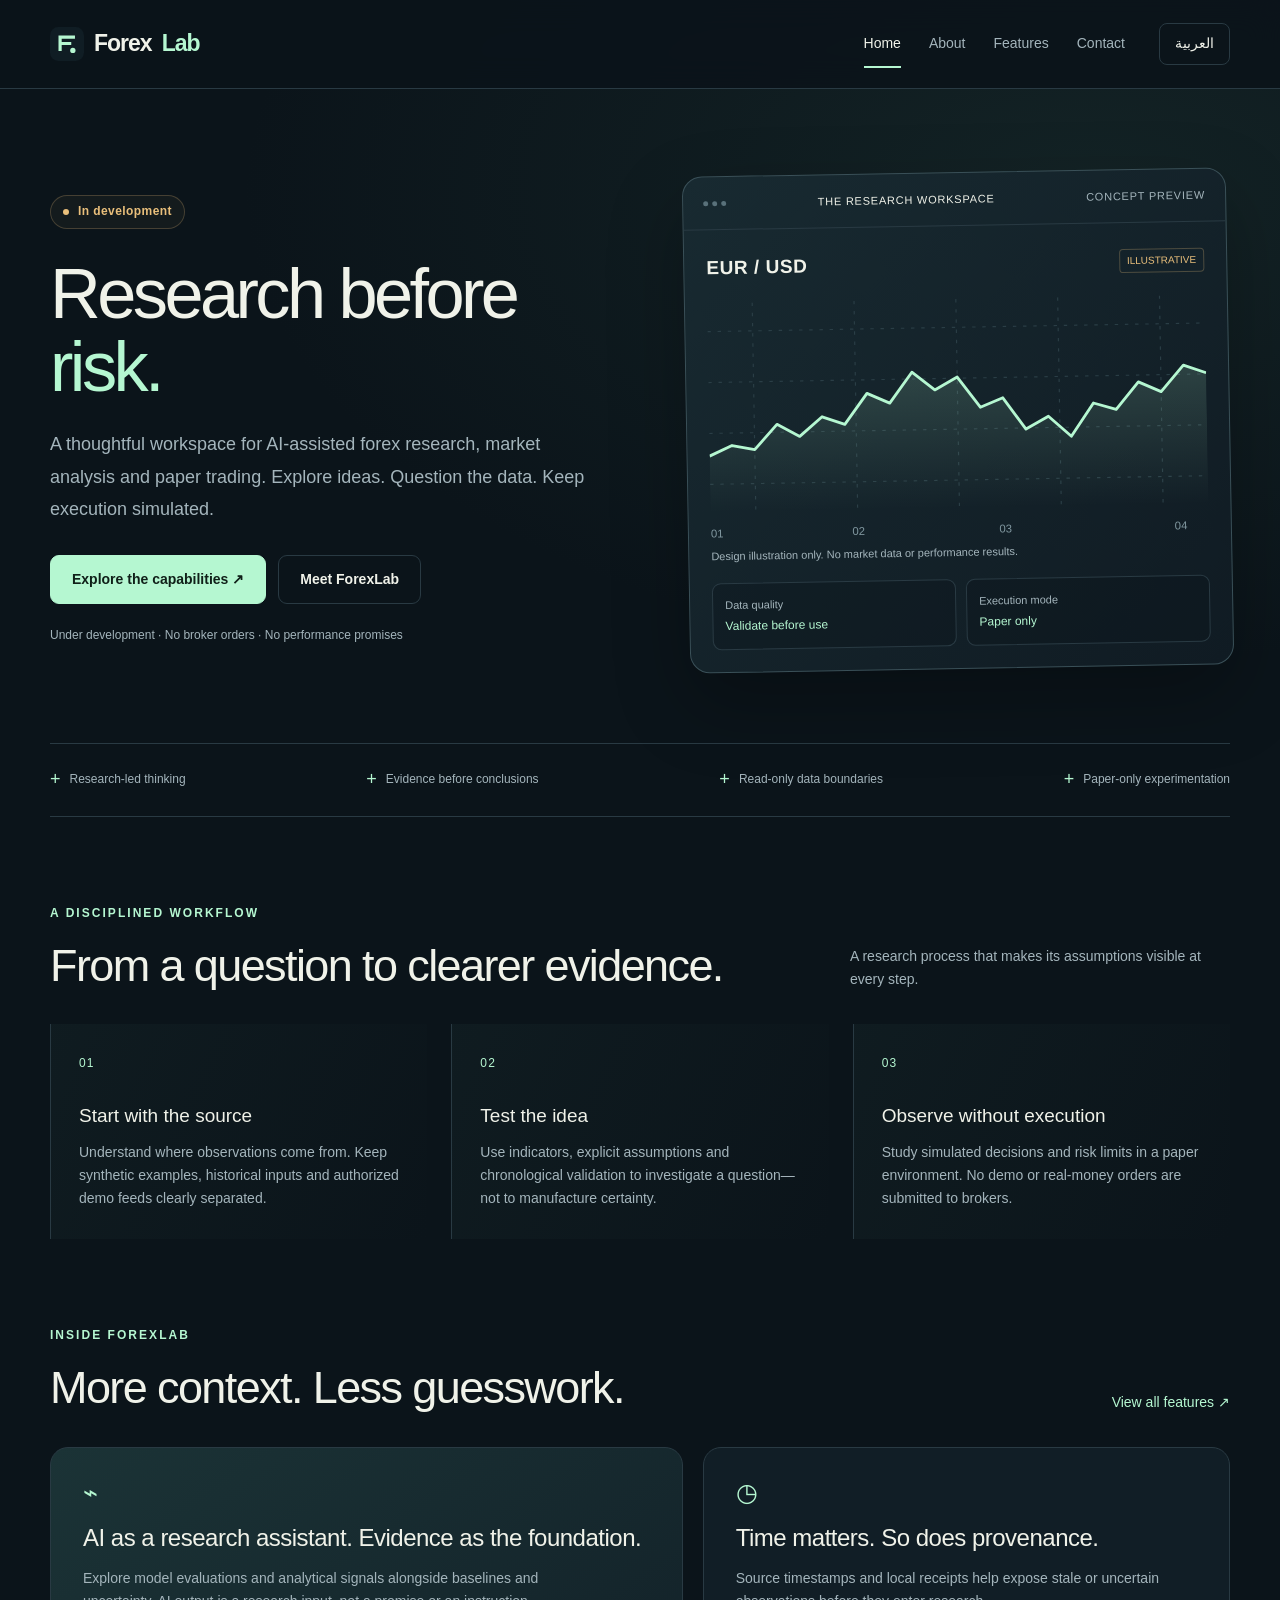
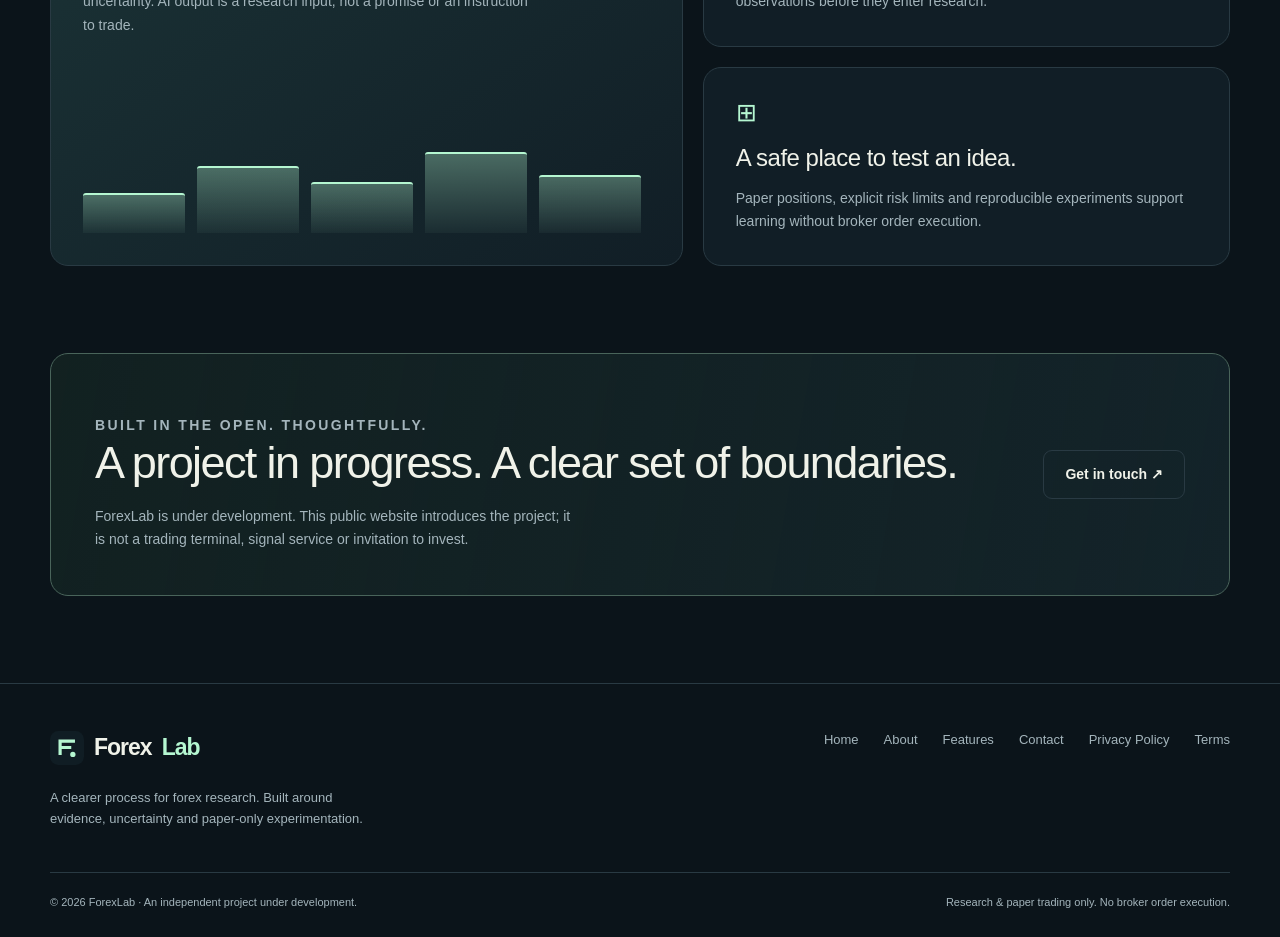
<file: index.html>
<!doctype html>
<html lang="en" dir="ltr">
<head>
<meta charset="utf-8"><meta name="viewport" content="width=device-width, initial-scale=1">
<meta http-equiv="Content-Security-Policy" content="default-src 'self'; script-src 'self'; style-src 'self'; img-src 'self'; connect-src 'self'; object-src 'none'; base-uri 'none'; form-action 'none'">
<meta name="referrer" content="strict-origin-when-cross-origin">
<title>ForexLab — Research before risk</title>
<meta name="description" content="ForexLab: AI-assisted forex research, market analysis and paper trading. An independent project under development. No broker order execution." data-en="ForexLab: AI-assisted forex research, market analysis and paper trading. An independent project under development. No broker order execution." data-ar="ForexLab: أبحاث فوركس بمساعدة الذكاء الاصطناعي وتحليل الأسواق والتداول الورقي. مشروع مستقل قيد التطوير دون تنفيذ أوامر وسيط.">
<meta property="og:title" content="ForexLab — Research before risk"><meta property="og:description" content="ForexLab: AI-assisted forex research, market analysis and paper trading. An independent project under development. No broker order execution."><meta property="og:type" content="website"><meta property="og:url" content="https://fahem-ai-maker.github.io/forexlab-website/index.html">
<meta name="theme-color" content="#0b141a"><link rel="canonical" href="https://fahem-ai-maker.github.io/forexlab-website/">
<link rel="icon" href="assets/favicon.svg" type="image/svg+xml"><link rel="stylesheet" href="assets/styles.css"><script src="assets/site.js" defer></script>
</head>
<body data-title-en="ForexLab — Research before risk" data-title-ar="ForexLab — الرئيسية">
<a class="skip" href="#main"><span data-en="Skip to content" data-ar="انتقل إلى المحتوى" >Skip to content</span></a><header class="site-header"><div class="container header-inner"><a data-local class="brand" href="index.html" aria-label="ForexLab home" data-aria-en="ForexLab home" data-aria-ar="ForexLab"><img src="assets/favicon.svg" width="34" height="34" alt="">Forex<em>Lab</em></a><nav class="primary-nav" id="primary-navigation" aria-label="Primary navigation" data-aria-en="Primary navigation" data-aria-ar="التنقل الرئيسي"><a data-local href="index.html" aria-current="page"><span data-en="Home" data-ar="الرئيسية" >Home</span></a><a data-local href="about.html"><span data-en="About" data-ar="عن المشروع" >About</span></a><a data-local href="features.html"><span data-en="Features" data-ar="المزايا" >Features</span></a><a data-local href="contact.html"><span data-en="Contact" data-ar="تواصل معنا" >Contact</span></a></nav><button type="button" class="language" data-language-toggle aria-label="Switch to Arabic" lang="ar">العربية</button><button type="button" class="menu-toggle" data-menu-toggle aria-controls="primary-navigation" aria-expanded="false" aria-label="Toggle navigation" data-aria-en="Toggle navigation" data-aria-ar="فتح قائمة التنقل">☰</button></div></header><main id="main" class="container"><section class="hero"><div><span data-en="In development" data-ar="قيد التطوير" class="badge">In development</span><h1><span data-en="Research before" data-ar="البحث أولاً،" >Research before</span><br><span data-en="risk." data-ar="قبل المخاطرة." class="accent">risk.</span></h1><p data-en="A thoughtful workspace for AI-assisted forex research, market analysis and paper trading. Explore ideas. Question the data. Keep execution simulated." data-ar="مساحة مدروسة لأبحاث الفوركس بمساعدة الذكاء الاصطناعي وتحليل الأسواق والتداول الورقي. استكشف الأفكار، وتحقق من البيانات، وأبقِ التنفيذ محاكاة." class="lead">A thoughtful workspace for AI-assisted forex research, market analysis and paper trading. Explore ideas. Question the data. Keep execution simulated.</p><div class="hero-actions"><a data-local href="features.html" class="button"><span data-en="Explore the capabilities  ↗" data-ar="استكشف المزايا  ↖" >Explore the capabilities  ↗</span></a><a data-local href="about.html" class="button secondary"><span data-en="Meet ForexLab" data-ar="تعرّف على ForexLab" >Meet ForexLab</span></a></div><p data-en="Under development · No broker orders · No performance promises" data-ar="قيد التطوير · لا أوامر وسيط · لا وعود بالأداء" class="small-note">Under development · No broker orders · No performance promises</p></div><figure class="terminal"><div class="terminal-top"><span class="dots" aria-hidden="true"><i></i><i></i><i></i></span><strong data-en="THE RESEARCH WORKSPACE" data-ar="مساحة البحث" >THE RESEARCH WORKSPACE</strong><span data-en="CONCEPT PREVIEW" data-ar="تصور توضيحي" >CONCEPT PREVIEW</span></div><div class="terminal-body"><div class="chart-title"><strong dir="ltr">EUR / USD</strong><span data-en="ILLUSTRATIVE" data-ar="توضيحي" class="illustration-tag">ILLUSTRATIVE</span></div><svg class="chart" viewBox="0 0 440 210" role="img" aria-label="Illustrative chart, not market data" data-aria-en="Illustrative chart, not market data" data-aria-ar="رسم توضيحي لا يمثل بيانات سوق"><defs><linearGradient id="shade" x1="0" y1="0" x2="0" y2="1"><stop offset="0" stop-color="#b5f7d1" stop-opacity=".16"/><stop offset="1" stop-color="#b5f7d1" stop-opacity="0"/></linearGradient></defs><g stroke="#2a3e46" stroke-width="1" stroke-dasharray="3 6"><path d="M0 25H440M0 70H440M0 115H440M0 160H440"/><path d="M40 0V185M130 0V185M220 0V185M310 0V185M400 0V185"/></g><path d="M0 135L20 126L40 130L60 108L80 119L100 102L120 109L140 82L160 91L180 64L200 80L220 69L240 96L260 88L280 116L300 105L320 123L340 94L360 100L380 76L400 85L420 62L440 69V185H0Z" fill="url(#shade)"/><path d="M0 135L20 126L40 130L60 108L80 119L100 102L120 109L140 82L160 91L180 64L200 80L220 69L240 96L260 88L280 116L300 105L320 123L340 94L360 100L380 76L400 85L420 62L440 69" fill="none" stroke="#b5f7d1" stroke-width="2.5" stroke-linejoin="round"/><g class="chart-label"><text x="0" y="207">01</text><text x="125" y="207">02</text><text x="255" y="207">03</text><text x="410" y="207">04</text></g></svg><p data-en="Design illustration only. No market data or performance results." data-ar="تصور للتصميم فقط؛ لا بيانات سوق ولا نتائج أداء." class="terminal-subtitle">Design illustration only. No market data or performance results.</p><div class="terminal-checks"><div><span data-en="Data quality" data-ar="جودة البيانات" >Data quality</span><strong data-en="Validate before use" data-ar="التحقق قبل الاستخدام" >Validate before use</strong></div><div><span data-en="Execution mode" data-ar="وضع التنفيذ" >Execution mode</span><strong data-en="Paper only" data-ar="ورقي فقط" >Paper only</strong></div></div></div></figure></section><div class="principles"><span data-en="Research-led thinking" data-ar="البحث أساس المنهج" >Research-led thinking</span><span data-en="Evidence before conclusions" data-ar="الأدلة قبل الاستنتاجات" >Evidence before conclusions</span><span data-en="Read-only data boundaries" data-ar="حدود للبيانات بالقراءة فقط" >Read-only data boundaries</span><span data-en="Paper-only experimentation" data-ar="تجارب ورقية فقط" >Paper-only experimentation</span></div><section class="section"><p data-en="A disciplined workflow" data-ar="منهج منضبط" class="eyebrow">A disciplined workflow</p><div class="section-head"><h2 data-en="From a question to clearer evidence." data-ar="من سؤال إلى فهم أوضح." >From a question to clearer evidence.</h2><p data-en="A research process that makes its assumptions visible at every step." data-ar="منهج بحث يُظهر افتراضاته بوضوح في كل خطوة." >A research process that makes its assumptions visible at every step.</p></div><div class="steps"><article class="step"><span class="number">01</span><h3 data-en="Start with the source" data-ar="ابدأ من المصدر" >Start with the source</h3><p data-en="Understand where observations come from. Keep synthetic examples, historical inputs and authorized demo feeds clearly separated." data-ar="افهم مصدر المشاهدات، وافصل بوضوح بين الأمثلة الاصطناعية والمدخلات التاريخية وبيانات الحسابات التجريبية المصرح بها." >Understand where observations come from. Keep synthetic examples, historical inputs and authorized demo feeds clearly separated.</p></article><article class="step"><span class="number">02</span><h3 data-en="Test the idea" data-ar="اختبر الفكرة" >Test the idea</h3><p data-en="Use indicators, explicit assumptions and chronological validation to investigate a question—not to manufacture certainty." data-ar="استخدم المؤشرات والافتراضات الواضحة والتحقق الزمني لدراسة السؤال، لا لصناعة يقين زائف." >Use indicators, explicit assumptions and chronological validation to investigate a question—not to manufacture certainty.</p></article><article class="step"><span class="number">03</span><h3 data-en="Observe without execution" data-ar="راقب دون تنفيذ" >Observe without execution</h3><p data-en="Study simulated decisions and risk limits in a paper environment. No demo or real-money orders are submitted to brokers." data-ar="ادرس القرارات المحاكاة وحدود المخاطر في بيئة ورقية؛ لا تُرسل أوامر إلى الوسطاء، تجريبية كانت أو بأموال حقيقية." >Study simulated decisions and risk limits in a paper environment. No demo or real-money orders are submitted to brokers.</p></article></div></section><section class="section section-tight"><p data-en="Inside ForexLab" data-ar="داخل ForexLab" class="eyebrow">Inside ForexLab</p><div class="section-head"><h2 data-en="More context.
Less guesswork." data-ar="سياق أوسع، وتخمين أقل." >More context.
Less guesswork.</h2><a data-local href="features.html" class="inline-link"><span data-en="View all features  ↗" data-ar="جميع المزايا  ↖" >View all features  ↗</span></a></div><div class="feature-grid"><article class="feature-card featured"><div><span class="glyph" aria-hidden="true">⌁</span><h3 data-en="AI as a research assistant.
Evidence as the foundation." data-ar="الذكاء الاصطناعي مساعد للبحث، والأدلة هي الأساس." >AI as a research assistant.
Evidence as the foundation.</h3><p data-en="Explore model evaluations and analytical signals alongside baselines and uncertainty. AI output is a research input, not a promise or an instruction to trade." data-ar="استكشف تقييمات النماذج والإشارات التحليلية إلى جانب المقارنات المرجعية وعدم اليقين. مخرجات الذكاء الاصطناعي مدخل للبحث، وليست وعداً أو أمراً بالتداول." >Explore model evaluations and analytical signals alongside baselines and uncertainty. AI output is a research input, not a promise or an instruction to trade.</p></div><div class="feature-art" aria-hidden="true"><span></span><span></span><span></span><span></span><span></span></div></article><article class="feature-card"><span class="glyph" aria-hidden="true">◷</span><h3 data-en="Time matters. So does provenance." data-ar="التوقيت مهم، وكذلك مصدر البيانات." >Time matters. So does provenance.</h3><p data-en="Source timestamps and local receipts help expose stale or uncertain observations before they enter research." data-ar="تساعد طوابع المصدر وأوقات الاستلام المحلية في كشف المشاهدات القديمة أو غير المؤكدة قبل استخدامها في البحث." >Source timestamps and local receipts help expose stale or uncertain observations before they enter research.</p></article><article class="feature-card"><span class="glyph" aria-hidden="true">⊞</span><h3 data-en="A safe place to test an idea." data-ar="مساحة آمنة لاختبار فكرة." >A safe place to test an idea.</h3><p data-en="Paper positions, explicit risk limits and reproducible experiments support learning without broker order execution." data-ar="تدعم المراكز الورقية وحدود المخاطر الواضحة والتجارب القابلة لإعادة الإنتاج التعلم دون تنفيذ أوامر وسيط." >Paper positions, explicit risk limits and reproducible experiments support learning without broker order execution.</p></article></div></section><section class="section section-tight"><div class="statement"><div><p data-en="Built in the open. Thoughtfully." data-ar="تطوير مدروس وواضح" class="eyebrow">Built in the open. Thoughtfully.</p><h2 data-en="A project in progress.
A clear set of boundaries." data-ar="مشروع يتطور، وحدود واضحة." >A project in progress.
A clear set of boundaries.</h2><p data-en="ForexLab is under development. This public website introduces the project; it is not a trading terminal, signal service or invitation to invest." data-ar="ForexLab قيد التطوير. يعرّف هذا الموقع العام بالمشروع؛ وليس منصة تنفيذ أو خدمة توصيات أو دعوة للاستثمار." >ForexLab is under development. This public website introduces the project; it is not a trading terminal, signal service or invitation to invest.</p></div><a data-local href="contact.html" class="button secondary"><span data-en="Get in touch  ↗" data-ar="تواصل معنا  ↖" >Get in touch  ↗</span></a></div></section></main><footer class="site-footer"><div class="container"><div class="footer-top"><div><a data-local class="brand" href="index.html" aria-label="ForexLab home" data-aria-en="ForexLab home" data-aria-ar="ForexLab"><img src="assets/favicon.svg" width="34" height="34" alt="">Forex<em>Lab</em></a><p data-en="A clearer process for forex research. Built around evidence, uncertainty and paper-only experimentation." data-ar="منهج أوضح لأبحاث الفوركس، يقوم على الأدلة وفهم عدم اليقين والتجارب الورقية فقط." class="footer-summary">A clearer process for forex research. Built around evidence, uncertainty and paper-only experimentation.</p></div><nav class="footer-nav" aria-label="Footer navigation" data-aria-en="Footer navigation" data-aria-ar="روابط التذييل"><a data-local href="index.html" class=""><span data-en="Home" data-ar="الرئيسية" >Home</span></a><a data-local href="about.html" class=""><span data-en="About" data-ar="عن المشروع" >About</span></a><a data-local href="features.html" class=""><span data-en="Features" data-ar="المزايا" >Features</span></a><a data-local href="contact.html" class=""><span data-en="Contact" data-ar="تواصل معنا" >Contact</span></a><a data-local href="privacy.html" class=""><span data-en="Privacy Policy" data-ar="سياسة الخصوصية" >Privacy Policy</span></a><a data-local href="terms.html" class=""><span data-en="Terms" data-ar="الشروط" >Terms</span></a></nav></div><div class="footer-bottom"><span data-en="© 2026 ForexLab · An independent project under development." data-ar="© ٢٠٢٦ ForexLab · مشروع مستقل قيد التطوير." >© 2026 ForexLab · An independent project under development.</span><span data-en="Research &amp; paper trading only. No broker order execution." data-ar="أبحاث وتداول ورقي فقط. لا تنفيذ لأوامر الوسطاء." >Research &amp; paper trading only. No broker order execution.</span></div></div></footer>
<noscript><p>This website is available in English without JavaScript. Enable JavaScript to switch to Arabic. / فعّل JavaScript للتبديل إلى العربية.</p></noscript>
</body></html>
</file>
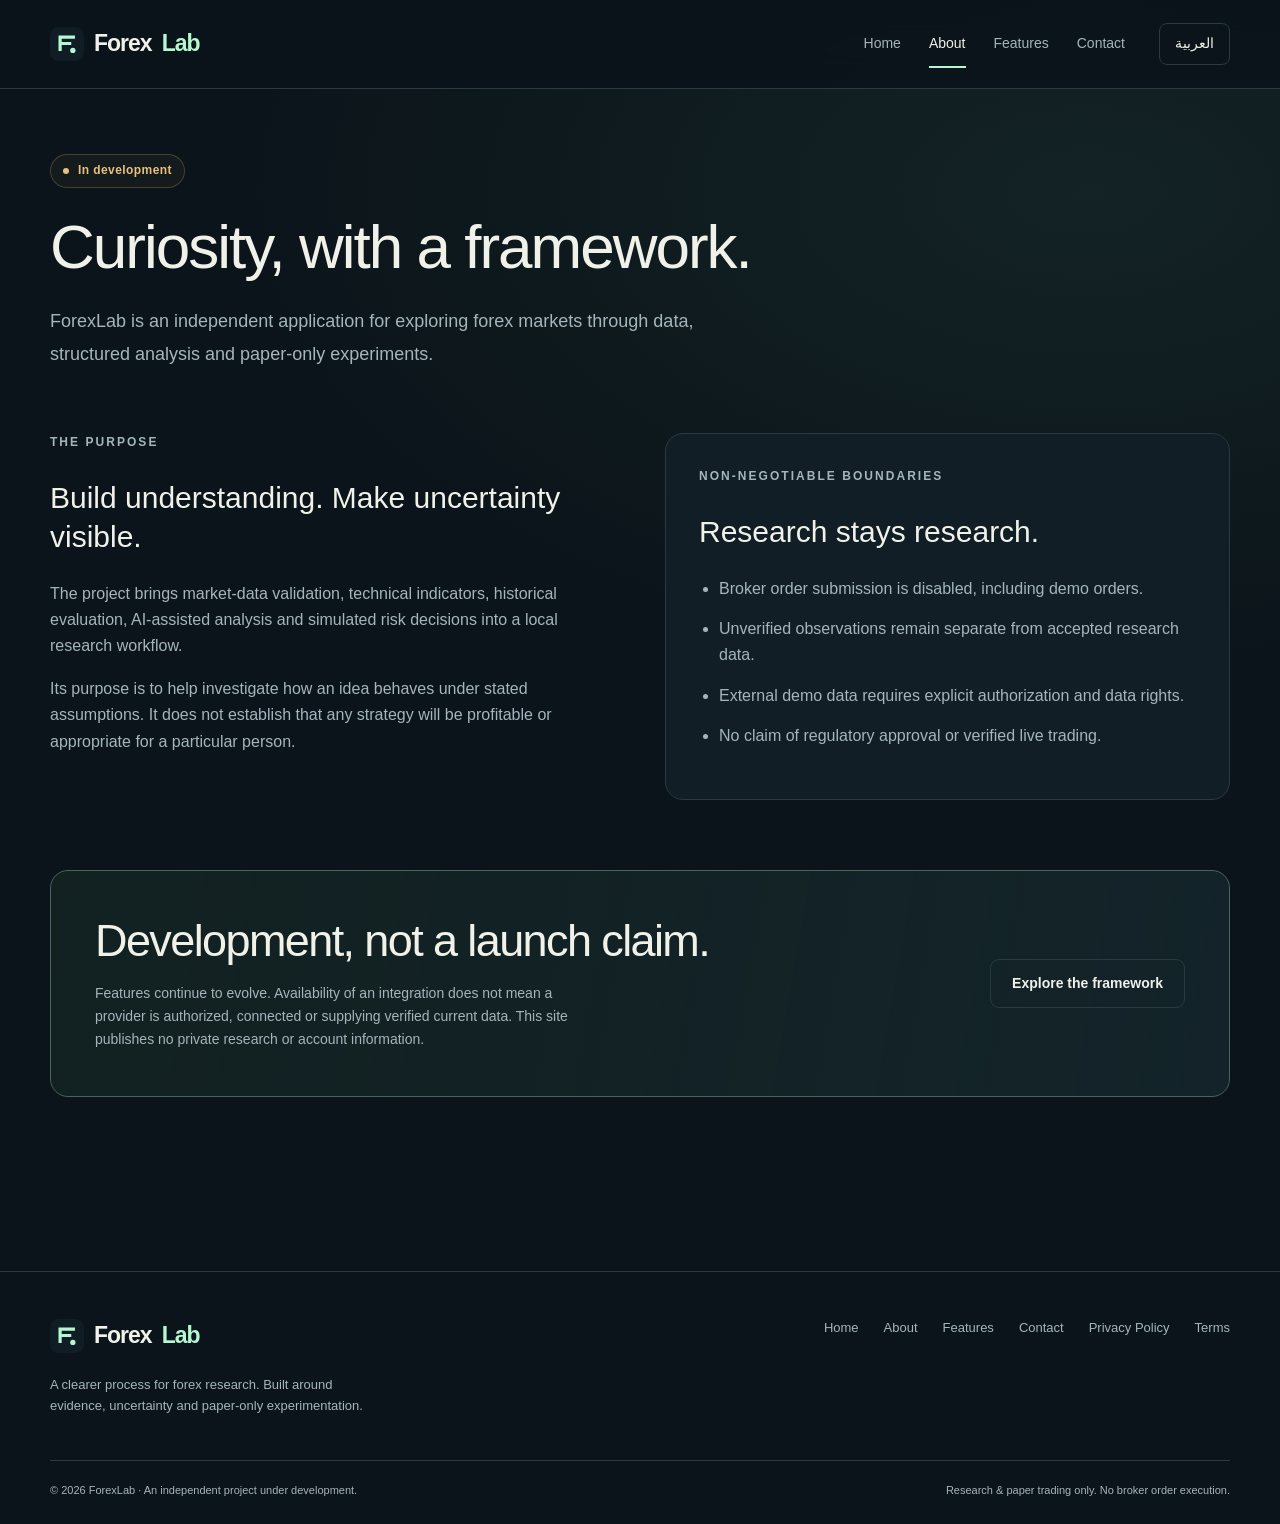
<file: about.html>
<!doctype html>
<html lang="en" dir="ltr">
<head>
<meta charset="utf-8"><meta name="viewport" content="width=device-width, initial-scale=1">
<meta http-equiv="Content-Security-Policy" content="default-src 'self'; script-src 'self'; style-src 'self'; img-src 'self'; connect-src 'self'; object-src 'none'; base-uri 'none'; form-action 'none'">
<meta name="referrer" content="strict-origin-when-cross-origin">
<title>ForexLab — About</title>
<meta name="description" content="Learn about ForexLab, an independent forex research and paper-trading project under development." data-en="Learn about ForexLab, an independent forex research and paper-trading project under development." data-ar="تعرّف على ForexLab، مشروع مستقل لأبحاث الفوركس والتداول الورقي قيد التطوير.">
<meta property="og:title" content="ForexLab — About"><meta property="og:description" content="Learn about ForexLab, an independent forex research and paper-trading project under development."><meta property="og:type" content="website"><meta property="og:url" content="https://fahem-ai-maker.github.io/forexlab-website/about.html">
<meta name="theme-color" content="#0b141a"><link rel="canonical" href="https://fahem-ai-maker.github.io/forexlab-website/about.html">
<link rel="icon" href="assets/favicon.svg" type="image/svg+xml"><link rel="stylesheet" href="assets/styles.css"><script src="assets/site.js" defer></script>
</head>
<body data-title-en="ForexLab — About" data-title-ar="ForexLab — عن المشروع">
<a class="skip" href="#main"><span data-en="Skip to content" data-ar="انتقل إلى المحتوى" >Skip to content</span></a><header class="site-header"><div class="container header-inner"><a data-local class="brand" href="index.html" aria-label="ForexLab home" data-aria-en="ForexLab home" data-aria-ar="ForexLab"><img src="assets/favicon.svg" width="34" height="34" alt="">Forex<em>Lab</em></a><nav class="primary-nav" id="primary-navigation" aria-label="Primary navigation" data-aria-en="Primary navigation" data-aria-ar="التنقل الرئيسي"><a data-local href="index.html"><span data-en="Home" data-ar="الرئيسية" >Home</span></a><a data-local href="about.html" aria-current="page"><span data-en="About" data-ar="عن المشروع" >About</span></a><a data-local href="features.html"><span data-en="Features" data-ar="المزايا" >Features</span></a><a data-local href="contact.html"><span data-en="Contact" data-ar="تواصل معنا" >Contact</span></a></nav><button type="button" class="language" data-language-toggle aria-label="Switch to Arabic" lang="ar">العربية</button><button type="button" class="menu-toggle" data-menu-toggle aria-controls="primary-navigation" aria-expanded="false" aria-label="Toggle navigation" data-aria-en="Toggle navigation" data-aria-ar="فتح قائمة التنقل">☰</button></div></header><main id="main" class="container"><section class="page-intro"><span data-en="In development" data-ar="قيد التطوير" class="badge">In development</span><h1 data-en="Curiosity, with a framework." data-ar="فضول بحثي ضمن إطار واضح." >Curiosity, with a framework.</h1><p data-en="ForexLab is an independent application for exploring forex markets through data, structured analysis and paper-only experiments." data-ar="ForexLab تطبيق مستقل لاستكشاف أسواق الفوركس عبر البيانات والتحليل المنظم والتجارب الورقية فقط." class="lead">ForexLab is an independent application for exploring forex markets through data, structured analysis and paper-only experiments.</p></section><section class="about-grid"><div><p data-en="The purpose" data-ar="الهدف" class="eyebrow">The purpose</p><h2 data-en="Build understanding.
Make uncertainty visible." data-ar="بناء الفهم، وإظهار عدم اليقين." >Build understanding.
Make uncertainty visible.</h2><p data-en="The project brings market-data validation, technical indicators, historical evaluation, AI-assisted analysis and simulated risk decisions into a local research workflow." data-ar="يجمع المشروع التحقق من بيانات السوق والمؤشرات الفنية والتقييم التاريخي والتحليل بمساعدة الذكاء الاصطناعي وقرارات المخاطر المحاكاة ضمن منهج بحث محلي." >The project brings market-data validation, technical indicators, historical evaluation, AI-assisted analysis and simulated risk decisions into a local research workflow.</p><p data-en="Its purpose is to help investigate how an idea behaves under stated assumptions. It does not establish that any strategy will be profitable or appropriate for a particular person." data-ar="هدفه دراسة سلوك الفكرة وفق افتراضات معلنة. وهو لا يثبت ربحية أي استراتيجية أو ملاءمتها لشخص بعينه." >Its purpose is to help investigate how an idea behaves under stated assumptions. It does not establish that any strategy will be profitable or appropriate for a particular person.</p></div><aside class="inset"><p data-en="Non-negotiable boundaries" data-ar="حدود أساسية" class="eyebrow">Non-negotiable boundaries</p><h2 data-en="Research stays research." data-ar="يبقى البحث بحثاً." >Research stays research.</h2><ul class="clean-list"><li data-en="Broker order submission is disabled, including demo orders." data-ar="إرسال أوامر الوسيط معطل، بما فيها الأوامر التجريبية." >Broker order submission is disabled, including demo orders.</li><li data-en="Unverified observations remain separate from accepted research data." data-ar="تبقى المشاهدات غير الموثقة منفصلة عن بيانات البحث المقبولة." >Unverified observations remain separate from accepted research data.</li><li data-en="External demo data requires explicit authorization and data rights." data-ar="تتطلب بيانات الحسابات التجريبية الخارجية تفويضاً صريحاً وحقوق استخدام." >External demo data requires explicit authorization and data rights.</li><li data-en="No claim of regulatory approval or verified live trading." data-ar="لا ادعاء بموافقة تنظيمية أو تداول حي موثق." >No claim of regulatory approval or verified live trading.</li></ul></aside></section><section class="statement"> <div><h2 data-en="Development, not a launch claim." data-ar="مرحلة تطوير، لا ادعاء بالإطلاق." >Development, not a launch claim.</h2><p data-en="Features continue to evolve. Availability of an integration does not mean a provider is authorized, connected or supplying verified current data. This site publishes no private research or account information." data-ar="تستمر المزايا في التطور. وجود تكامل لا يعني أن المزود مفوض أو متصل أو يقدم بيانات حالية موثقة. لا ينشر هذا الموقع أبحاثاً خاصة أو معلومات حسابات." >Features continue to evolve. Availability of an integration does not mean a provider is authorized, connected or supplying verified current data. This site publishes no private research or account information.</p></div><a data-local href="features.html" class="button secondary"><span data-en="Explore the framework" data-ar="استكشف الإطار" >Explore the framework</span></a></section><div class="section"></div></main><footer class="site-footer"><div class="container"><div class="footer-top"><div><a data-local class="brand" href="index.html" aria-label="ForexLab home" data-aria-en="ForexLab home" data-aria-ar="ForexLab"><img src="assets/favicon.svg" width="34" height="34" alt="">Forex<em>Lab</em></a><p data-en="A clearer process for forex research. Built around evidence, uncertainty and paper-only experimentation." data-ar="منهج أوضح لأبحاث الفوركس، يقوم على الأدلة وفهم عدم اليقين والتجارب الورقية فقط." class="footer-summary">A clearer process for forex research. Built around evidence, uncertainty and paper-only experimentation.</p></div><nav class="footer-nav" aria-label="Footer navigation" data-aria-en="Footer navigation" data-aria-ar="روابط التذييل"><a data-local href="index.html" class=""><span data-en="Home" data-ar="الرئيسية" >Home</span></a><a data-local href="about.html" class=""><span data-en="About" data-ar="عن المشروع" >About</span></a><a data-local href="features.html" class=""><span data-en="Features" data-ar="المزايا" >Features</span></a><a data-local href="contact.html" class=""><span data-en="Contact" data-ar="تواصل معنا" >Contact</span></a><a data-local href="privacy.html" class=""><span data-en="Privacy Policy" data-ar="سياسة الخصوصية" >Privacy Policy</span></a><a data-local href="terms.html" class=""><span data-en="Terms" data-ar="الشروط" >Terms</span></a></nav></div><div class="footer-bottom"><span data-en="© 2026 ForexLab · An independent project under development." data-ar="© ٢٠٢٦ ForexLab · مشروع مستقل قيد التطوير." >© 2026 ForexLab · An independent project under development.</span><span data-en="Research &amp; paper trading only. No broker order execution." data-ar="أبحاث وتداول ورقي فقط. لا تنفيذ لأوامر الوسطاء." >Research &amp; paper trading only. No broker order execution.</span></div></div></footer>
<noscript><p>This website is available in English without JavaScript. Enable JavaScript to switch to Arabic. / فعّل JavaScript للتبديل إلى العربية.</p></noscript>
</body></html>
</file>
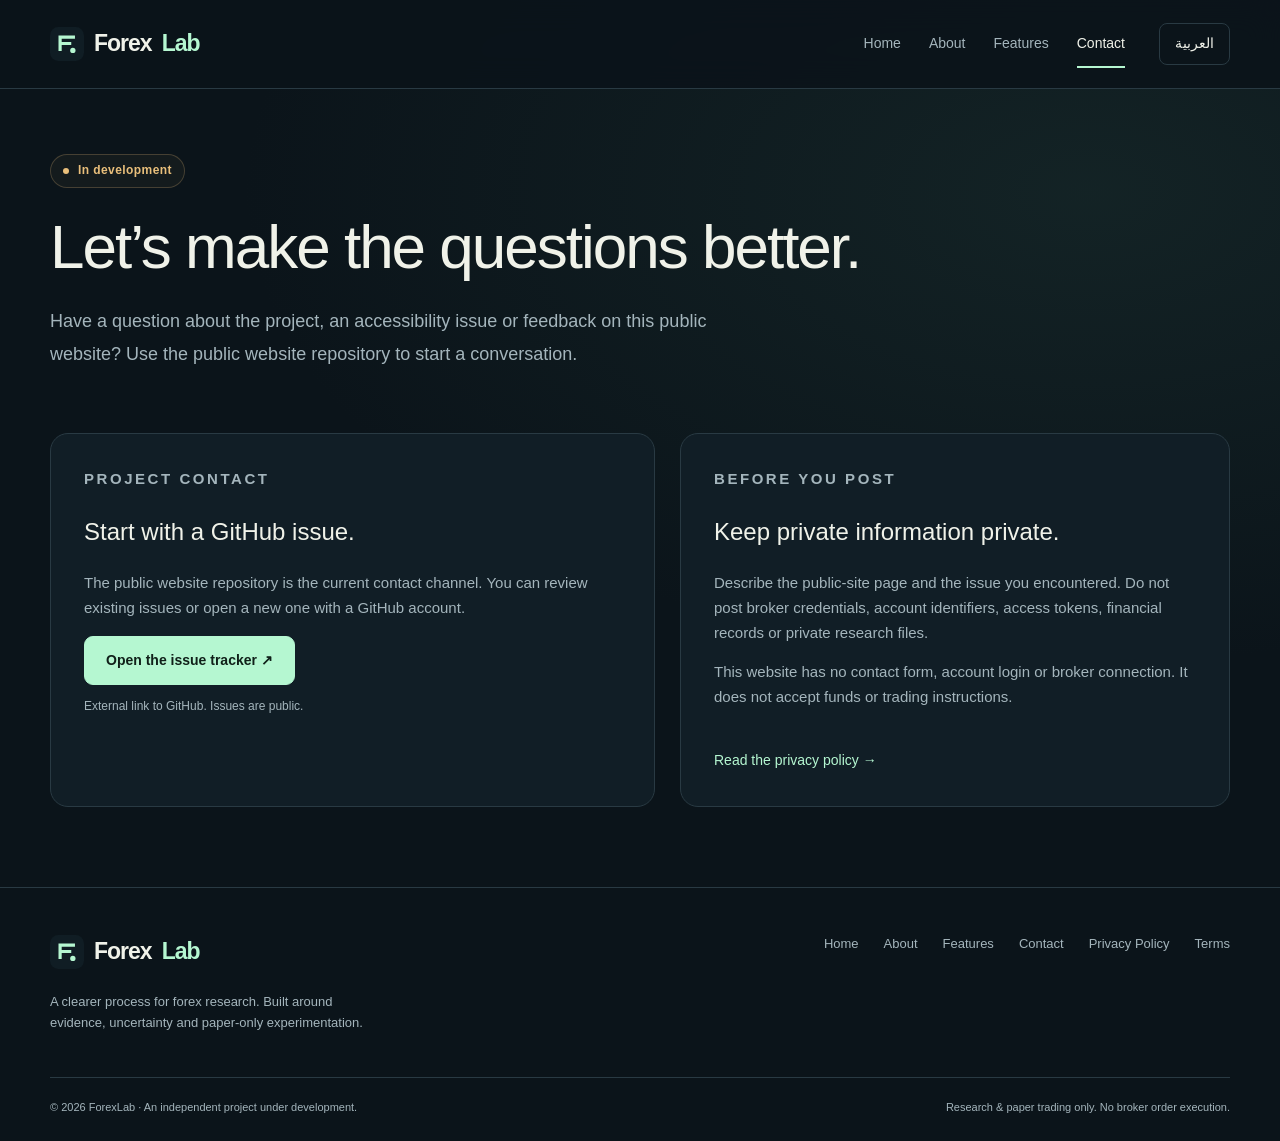
<file: contact.html>
<!doctype html>
<html lang="en" dir="ltr">
<head>
<meta charset="utf-8"><meta name="viewport" content="width=device-width, initial-scale=1">
<meta http-equiv="Content-Security-Policy" content="default-src 'self'; script-src 'self'; style-src 'self'; img-src 'self'; connect-src 'self'; object-src 'none'; base-uri 'none'; form-action 'none'">
<meta name="referrer" content="strict-origin-when-cross-origin">
<title>ForexLab — Contact</title>
<meta name="description" content="Contact the ForexLab project through the public website repository. Never share credentials or private account data." data-en="Contact the ForexLab project through the public website repository. Never share credentials or private account data." data-ar="تواصل مع مشروع ForexLab عبر مستودع الموقع العام، ولا تشارك بيانات اعتماد أو معلومات حسابات خاصة.">
<meta property="og:title" content="ForexLab — Contact"><meta property="og:description" content="Contact the ForexLab project through the public website repository. Never share credentials or private account data."><meta property="og:type" content="website"><meta property="og:url" content="https://fahem-ai-maker.github.io/forexlab-website/contact.html">
<meta name="theme-color" content="#0b141a"><link rel="canonical" href="https://fahem-ai-maker.github.io/forexlab-website/contact.html">
<link rel="icon" href="assets/favicon.svg" type="image/svg+xml"><link rel="stylesheet" href="assets/styles.css"><script src="assets/site.js" defer></script>
</head>
<body data-title-en="ForexLab — Contact" data-title-ar="ForexLab — تواصل معنا">
<a class="skip" href="#main"><span data-en="Skip to content" data-ar="انتقل إلى المحتوى" >Skip to content</span></a><header class="site-header"><div class="container header-inner"><a data-local class="brand" href="index.html" aria-label="ForexLab home" data-aria-en="ForexLab home" data-aria-ar="ForexLab"><img src="assets/favicon.svg" width="34" height="34" alt="">Forex<em>Lab</em></a><nav class="primary-nav" id="primary-navigation" aria-label="Primary navigation" data-aria-en="Primary navigation" data-aria-ar="التنقل الرئيسي"><a data-local href="index.html"><span data-en="Home" data-ar="الرئيسية" >Home</span></a><a data-local href="about.html"><span data-en="About" data-ar="عن المشروع" >About</span></a><a data-local href="features.html"><span data-en="Features" data-ar="المزايا" >Features</span></a><a data-local href="contact.html" aria-current="page"><span data-en="Contact" data-ar="تواصل معنا" >Contact</span></a></nav><button type="button" class="language" data-language-toggle aria-label="Switch to Arabic" lang="ar">العربية</button><button type="button" class="menu-toggle" data-menu-toggle aria-controls="primary-navigation" aria-expanded="false" aria-label="Toggle navigation" data-aria-en="Toggle navigation" data-aria-ar="فتح قائمة التنقل">☰</button></div></header><main id="main" class="container"><section class="page-intro"><span data-en="In development" data-ar="قيد التطوير" class="badge">In development</span><h1 data-en="Let’s make the questions better." data-ar="لنطرح أسئلة أفضل." >Let’s make the questions better.</h1><p data-en="Have a question about the project, an accessibility issue or feedback on this public website? Use the public website repository to start a conversation." data-ar="هل لديك سؤال عن المشروع أو مشكلة في سهولة الوصول أو ملاحظة على هذا الموقع العام؟ ابدأ النقاش عبر مستودع الموقع العام." class="lead">Have a question about the project, an accessibility issue or feedback on this public website? Use the public website repository to start a conversation.</p></section><section class="contact-grid"><article class="inset"><p data-en="Project contact" data-ar="التواصل مع المشروع" class="eyebrow">Project contact</p><h2 data-en="Start with a GitHub issue." data-ar="ابدأ بتذكرة على GitHub." >Start with a GitHub issue.</h2><p data-en="The public website repository is the current contact channel. You can review existing issues or open a new one with a GitHub account." data-ar="مستودع الموقع العام هو قناة التواصل الحالية. يمكنك مراجعة التذاكر القائمة أو فتح تذكرة جديدة باستخدام حساب GitHub." >The public website repository is the current contact channel. You can review existing issues or open a new one with a GitHub account.</p><a href="https://github.com/fahem-ai-maker/forexlab-website/issues" class="button" rel="noopener noreferrer"><span data-en="Open the issue tracker  ↗" data-ar="افتح سجل التذاكر  ↖" >Open the issue tracker  ↗</span></a><p data-en="External link to GitHub. Issues are public." data-ar="رابط خارجي إلى GitHub. التذاكر عامة." class="external-note">External link to GitHub. Issues are public.</p></article><aside class="inset"><p data-en="Before you post" data-ar="قبل النشر" class="eyebrow">Before you post</p><h2 data-en="Keep private information private." data-ar="حافظ على خصوصية معلوماتك." >Keep private information private.</h2><p data-en="Describe the public-site page and the issue you encountered. Do not post broker credentials, account identifiers, access tokens, financial records or private research files." data-ar="اذكر صفحة الموقع العام والمشكلة التي واجهتها. لا تنشر بيانات اعتماد وسيط أو معرفات حسابات أو رموز وصول أو سجلات مالية أو ملفات بحث خاصة." >Describe the public-site page and the issue you encountered. Do not post broker credentials, account identifiers, access tokens, financial records or private research files.</p><p data-en="This website has no contact form, account login or broker connection. It does not accept funds or trading instructions." data-ar="لا يحتوي هذا الموقع على نموذج تواصل أو تسجيل حساب أو اتصال بوسيط. ولا يقبل أموالاً أو تعليمات تداول." >This website has no contact form, account login or broker connection. It does not accept funds or trading instructions.</p><a data-local href="privacy.html" class="inline-link"><span data-en="Read the privacy policy  →" data-ar="اقرأ سياسة الخصوصية  ←" >Read the privacy policy  →</span></a></aside></section></main><footer class="site-footer"><div class="container"><div class="footer-top"><div><a data-local class="brand" href="index.html" aria-label="ForexLab home" data-aria-en="ForexLab home" data-aria-ar="ForexLab"><img src="assets/favicon.svg" width="34" height="34" alt="">Forex<em>Lab</em></a><p data-en="A clearer process for forex research. Built around evidence, uncertainty and paper-only experimentation." data-ar="منهج أوضح لأبحاث الفوركس، يقوم على الأدلة وفهم عدم اليقين والتجارب الورقية فقط." class="footer-summary">A clearer process for forex research. Built around evidence, uncertainty and paper-only experimentation.</p></div><nav class="footer-nav" aria-label="Footer navigation" data-aria-en="Footer navigation" data-aria-ar="روابط التذييل"><a data-local href="index.html" class=""><span data-en="Home" data-ar="الرئيسية" >Home</span></a><a data-local href="about.html" class=""><span data-en="About" data-ar="عن المشروع" >About</span></a><a data-local href="features.html" class=""><span data-en="Features" data-ar="المزايا" >Features</span></a><a data-local href="contact.html" class=""><span data-en="Contact" data-ar="تواصل معنا" >Contact</span></a><a data-local href="privacy.html" class=""><span data-en="Privacy Policy" data-ar="سياسة الخصوصية" >Privacy Policy</span></a><a data-local href="terms.html" class=""><span data-en="Terms" data-ar="الشروط" >Terms</span></a></nav></div><div class="footer-bottom"><span data-en="© 2026 ForexLab · An independent project under development." data-ar="© ٢٠٢٦ ForexLab · مشروع مستقل قيد التطوير." >© 2026 ForexLab · An independent project under development.</span><span data-en="Research &amp; paper trading only. No broker order execution." data-ar="أبحاث وتداول ورقي فقط. لا تنفيذ لأوامر الوسطاء." >Research &amp; paper trading only. No broker order execution.</span></div></div></footer>
<noscript><p>This website is available in English without JavaScript. Enable JavaScript to switch to Arabic. / فعّل JavaScript للتبديل إلى العربية.</p></noscript>
</body></html>
</file>
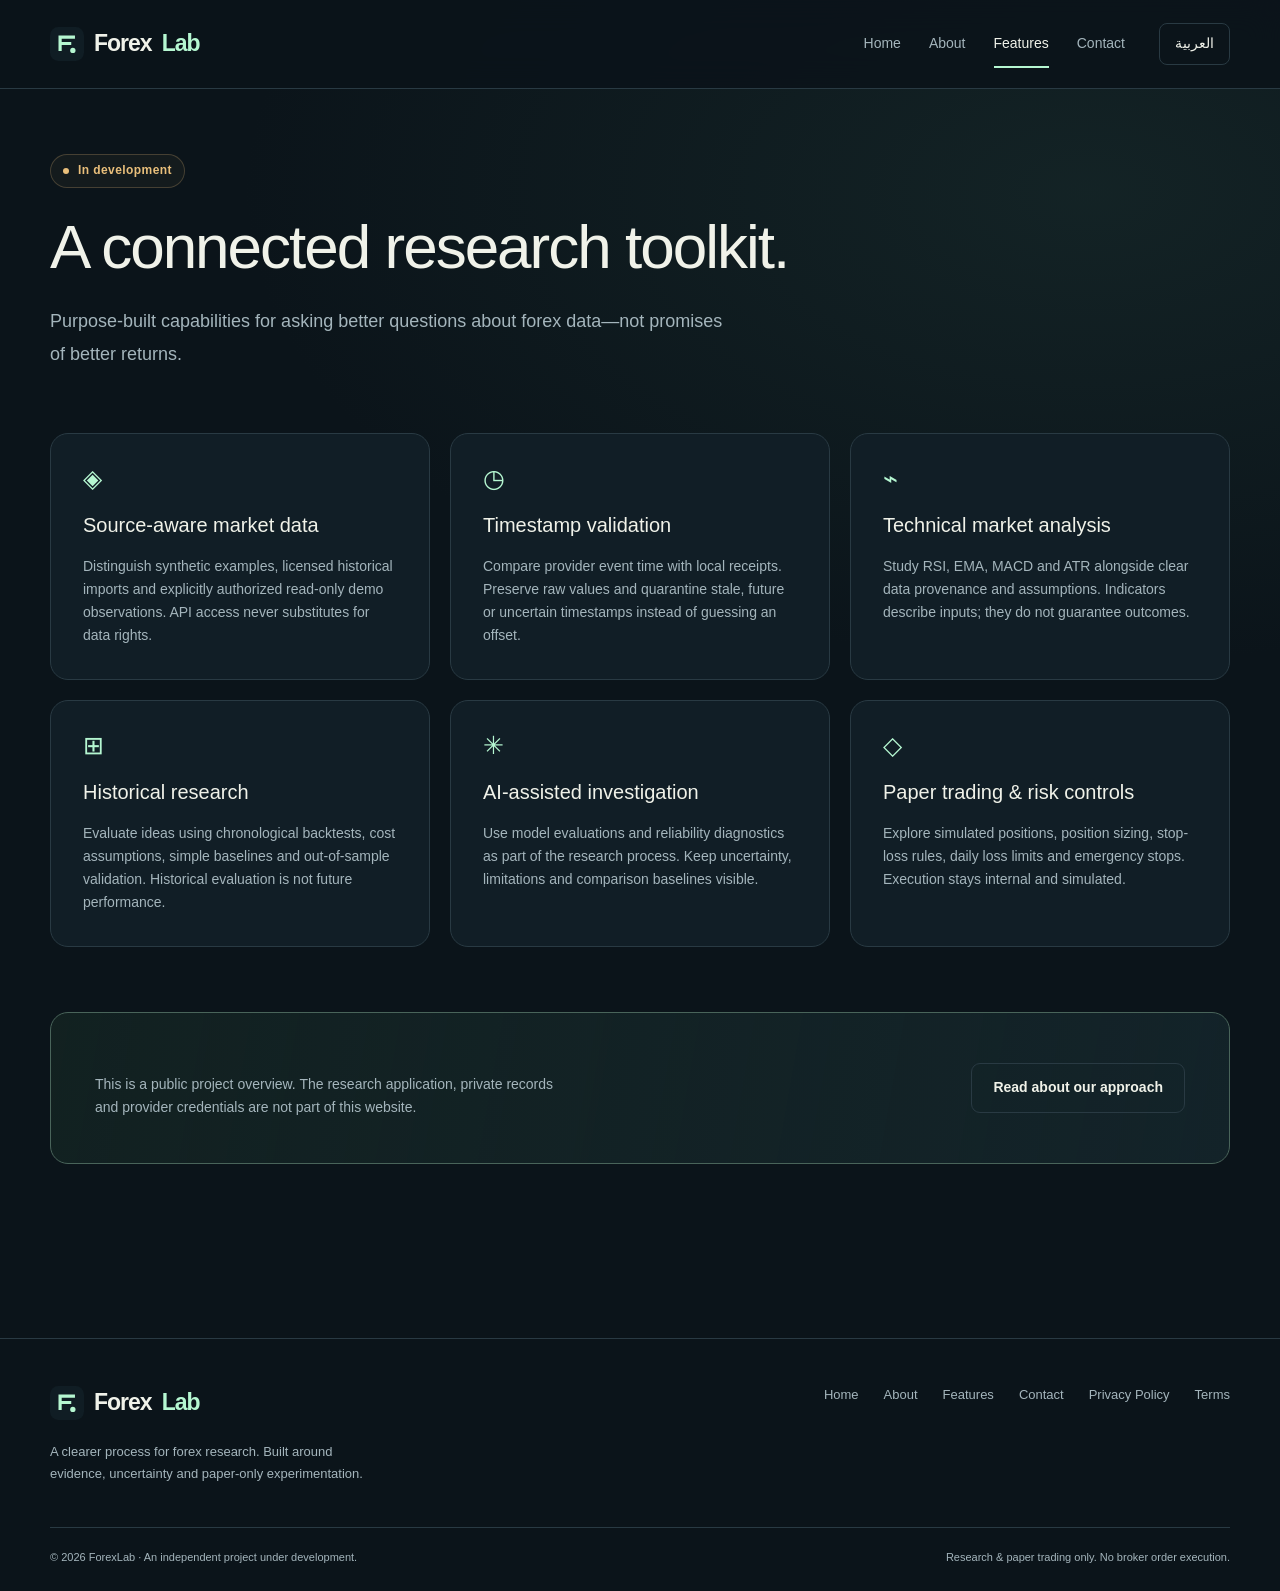
<file: features.html>
<!doctype html>
<html lang="en" dir="ltr">
<head>
<meta charset="utf-8"><meta name="viewport" content="width=device-width, initial-scale=1">
<meta http-equiv="Content-Security-Policy" content="default-src 'self'; script-src 'self'; style-src 'self'; img-src 'self'; connect-src 'self'; object-src 'none'; base-uri 'none'; form-action 'none'">
<meta name="referrer" content="strict-origin-when-cross-origin">
<title>ForexLab — Features</title>
<meta name="description" content="Explore ForexLab research capabilities: data validation, indicators, historical evaluation, AI-assisted analysis and paper risk controls." data-en="Explore ForexLab research capabilities: data validation, indicators, historical evaluation, AI-assisted analysis and paper risk controls." data-ar="استكشف مزايا ForexLab: التحقق من البيانات والمؤشرات والتقييم التاريخي والتحليل بالذكاء الاصطناعي وضبط المخاطر الورقية.">
<meta property="og:title" content="ForexLab — Features"><meta property="og:description" content="Explore ForexLab research capabilities: data validation, indicators, historical evaluation, AI-assisted analysis and paper risk controls."><meta property="og:type" content="website"><meta property="og:url" content="https://fahem-ai-maker.github.io/forexlab-website/features.html">
<meta name="theme-color" content="#0b141a"><link rel="canonical" href="https://fahem-ai-maker.github.io/forexlab-website/features.html">
<link rel="icon" href="assets/favicon.svg" type="image/svg+xml"><link rel="stylesheet" href="assets/styles.css"><script src="assets/site.js" defer></script>
</head>
<body data-title-en="ForexLab — Features" data-title-ar="ForexLab — المزايا">
<a class="skip" href="#main"><span data-en="Skip to content" data-ar="انتقل إلى المحتوى" >Skip to content</span></a><header class="site-header"><div class="container header-inner"><a data-local class="brand" href="index.html" aria-label="ForexLab home" data-aria-en="ForexLab home" data-aria-ar="ForexLab"><img src="assets/favicon.svg" width="34" height="34" alt="">Forex<em>Lab</em></a><nav class="primary-nav" id="primary-navigation" aria-label="Primary navigation" data-aria-en="Primary navigation" data-aria-ar="التنقل الرئيسي"><a data-local href="index.html"><span data-en="Home" data-ar="الرئيسية" >Home</span></a><a data-local href="about.html"><span data-en="About" data-ar="عن المشروع" >About</span></a><a data-local href="features.html" aria-current="page"><span data-en="Features" data-ar="المزايا" >Features</span></a><a data-local href="contact.html"><span data-en="Contact" data-ar="تواصل معنا" >Contact</span></a></nav><button type="button" class="language" data-language-toggle aria-label="Switch to Arabic" lang="ar">العربية</button><button type="button" class="menu-toggle" data-menu-toggle aria-controls="primary-navigation" aria-expanded="false" aria-label="Toggle navigation" data-aria-en="Toggle navigation" data-aria-ar="فتح قائمة التنقل">☰</button></div></header><main id="main" class="container"><section class="page-intro"><span data-en="In development" data-ar="قيد التطوير" class="badge">In development</span><h1 data-en="A connected research toolkit." data-ar="أدوات مترابطة للبحث." >A connected research toolkit.</h1><p data-en="Purpose-built capabilities for asking better questions about forex data—not promises of better returns." data-ar="مزايا مصممة لطرح أسئلة أفضل حول بيانات الفوركس، لا لتقديم وعود بعوائد أفضل." class="lead">Purpose-built capabilities for asking better questions about forex data—not promises of better returns.</p></section><section class="all-features"><article class="feature-card"><span class="glyph" aria-hidden="true">◈</span><h2 data-en="Source-aware market data" data-ar="بيانات مع معرفة المصدر" >Source-aware market data</h2><p data-en="Distinguish synthetic examples, licensed historical imports and explicitly authorized read-only demo observations. API access never substitutes for data rights." data-ar="ميّز الأمثلة الاصطناعية والمدخلات التاريخية المرخصة ومشاهدات الحسابات التجريبية المصرح بها للقراءة فقط. الوصول إلى الواجهة لا يغني عن حقوق البيانات." >Distinguish synthetic examples, licensed historical imports and explicitly authorized read-only demo observations. API access never substitutes for data rights.</p></article><article class="feature-card"><span class="glyph" aria-hidden="true">◷</span><h2 data-en="Timestamp validation" data-ar="التحقق من التوقيت" >Timestamp validation</h2><p data-en="Compare provider event time with local receipts. Preserve raw values and quarantine stale, future or uncertain timestamps instead of guessing an offset." data-ar="قارن توقيت حدث المزود بالاستلام المحلي، واحتفظ بالقيم الأصلية واعزل الطوابع القديمة أو المستقبلية أو غير المؤكدة بدلاً من تخمين الإزاحة." >Compare provider event time with local receipts. Preserve raw values and quarantine stale, future or uncertain timestamps instead of guessing an offset.</p></article><article class="feature-card"><span class="glyph" aria-hidden="true">⌁</span><h2 data-en="Technical market analysis" data-ar="التحليل الفني للسوق" >Technical market analysis</h2><p data-en="Study RSI, EMA, MACD and ATR alongside clear data provenance and assumptions. Indicators describe inputs; they do not guarantee outcomes." data-ar="ادرس RSI وEMA وMACD وATR مع توثيق واضح للمصدر والافتراضات. تصف المؤشرات المدخلات ولا تضمن النتائج." >Study RSI, EMA, MACD and ATR alongside clear data provenance and assumptions. Indicators describe inputs; they do not guarantee outcomes.</p></article><article class="feature-card"><span class="glyph" aria-hidden="true">⊞</span><h2 data-en="Historical research" data-ar="البحث التاريخي" >Historical research</h2><p data-en="Evaluate ideas using chronological backtests, cost assumptions, simple baselines and out-of-sample validation. Historical evaluation is not future performance." data-ar="قيّم الأفكار بالاختبارات التاريخية الزمنية وافتراضات التكاليف والمقارنات البسيطة والتحقق خارج العينة. التقييم التاريخي لا يمثل الأداء المستقبلي." >Evaluate ideas using chronological backtests, cost assumptions, simple baselines and out-of-sample validation. Historical evaluation is not future performance.</p></article><article class="feature-card"><span class="glyph" aria-hidden="true">✳</span><h2 data-en="AI-assisted investigation" data-ar="الدراسة بمساعدة الذكاء الاصطناعي" >AI-assisted investigation</h2><p data-en="Use model evaluations and reliability diagnostics as part of the research process. Keep uncertainty, limitations and comparison baselines visible." data-ar="استخدم تقييمات النماذج وتشخيص الموثوقية ضمن البحث، مع إظهار عدم اليقين والقيود والمقارنات المرجعية." >Use model evaluations and reliability diagnostics as part of the research process. Keep uncertainty, limitations and comparison baselines visible.</p></article><article class="feature-card"><span class="glyph" aria-hidden="true">◇</span><h2 data-en="Paper trading &amp; risk controls" data-ar="التداول الورقي وضبط المخاطر" >Paper trading &amp; risk controls</h2><p data-en="Explore simulated positions, position sizing, stop-loss rules, daily loss limits and emergency stops. Execution stays internal and simulated." data-ar="استكشف المراكز المحاكاة وحجم المركز وقواعد وقف الخسارة وحدود الخسارة اليومية والإيقاف الطارئ. يبقى التنفيذ داخلياً ومحاكاة." >Explore simulated positions, position sizing, stop-loss rules, daily loss limits and emergency stops. Execution stays internal and simulated.</p></article></section><div class="statement"><p data-en="This is a public project overview. The research application, private records and provider credentials are not part of this website." data-ar="هذه نظرة عامة على المشروع. تطبيق البحث والسجلات الخاصة وبيانات اعتماد المزودين ليست جزءاً من هذا الموقع." >This is a public project overview. The research application, private records and provider credentials are not part of this website.</p><a data-local href="about.html" class="button secondary"><span data-en="Read about our approach" data-ar="تعرّف على منهجنا" >Read about our approach</span></a></div><div class="section"></div></main><footer class="site-footer"><div class="container"><div class="footer-top"><div><a data-local class="brand" href="index.html" aria-label="ForexLab home" data-aria-en="ForexLab home" data-aria-ar="ForexLab"><img src="assets/favicon.svg" width="34" height="34" alt="">Forex<em>Lab</em></a><p data-en="A clearer process for forex research. Built around evidence, uncertainty and paper-only experimentation." data-ar="منهج أوضح لأبحاث الفوركس، يقوم على الأدلة وفهم عدم اليقين والتجارب الورقية فقط." class="footer-summary">A clearer process for forex research. Built around evidence, uncertainty and paper-only experimentation.</p></div><nav class="footer-nav" aria-label="Footer navigation" data-aria-en="Footer navigation" data-aria-ar="روابط التذييل"><a data-local href="index.html" class=""><span data-en="Home" data-ar="الرئيسية" >Home</span></a><a data-local href="about.html" class=""><span data-en="About" data-ar="عن المشروع" >About</span></a><a data-local href="features.html" class=""><span data-en="Features" data-ar="المزايا" >Features</span></a><a data-local href="contact.html" class=""><span data-en="Contact" data-ar="تواصل معنا" >Contact</span></a><a data-local href="privacy.html" class=""><span data-en="Privacy Policy" data-ar="سياسة الخصوصية" >Privacy Policy</span></a><a data-local href="terms.html" class=""><span data-en="Terms" data-ar="الشروط" >Terms</span></a></nav></div><div class="footer-bottom"><span data-en="© 2026 ForexLab · An independent project under development." data-ar="© ٢٠٢٦ ForexLab · مشروع مستقل قيد التطوير." >© 2026 ForexLab · An independent project under development.</span><span data-en="Research &amp; paper trading only. No broker order execution." data-ar="أبحاث وتداول ورقي فقط. لا تنفيذ لأوامر الوسطاء." >Research &amp; paper trading only. No broker order execution.</span></div></div></footer>
<noscript><p>This website is available in English without JavaScript. Enable JavaScript to switch to Arabic. / فعّل JavaScript للتبديل إلى العربية.</p></noscript>
</body></html>
</file>
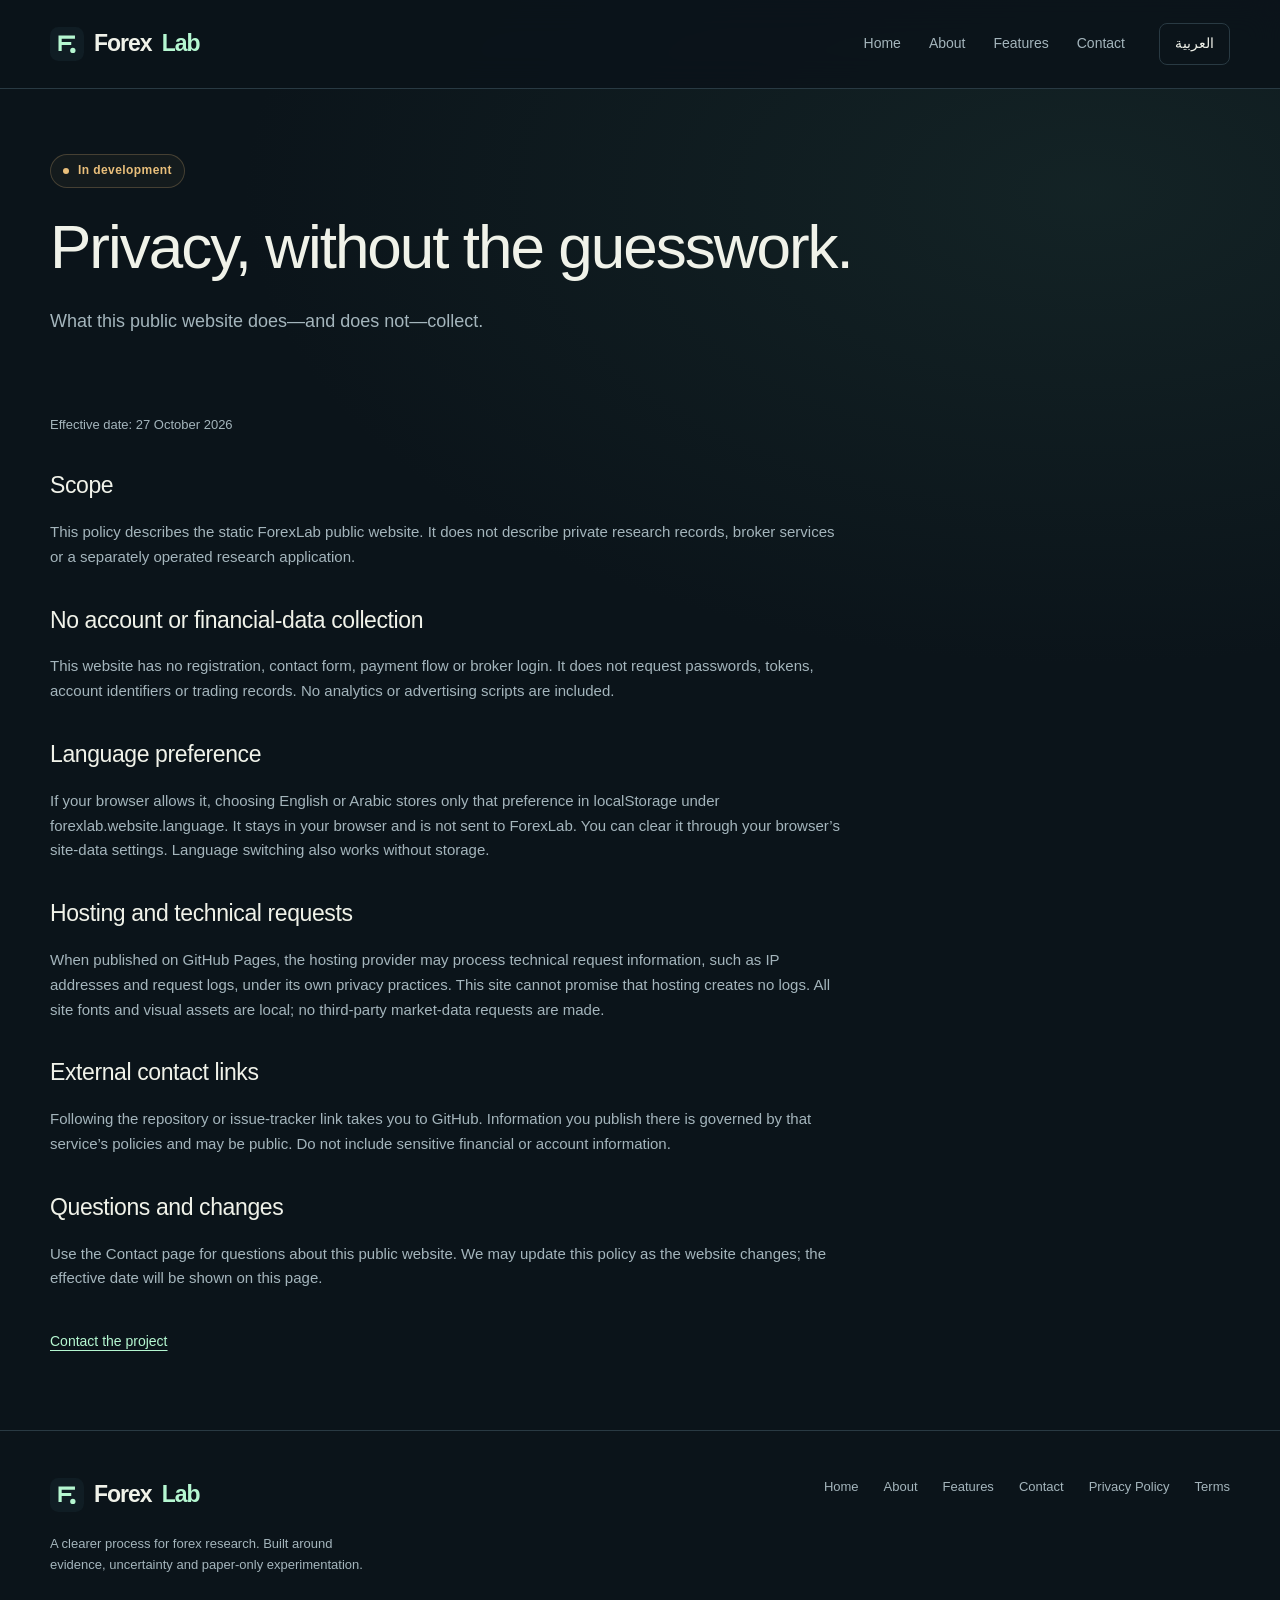
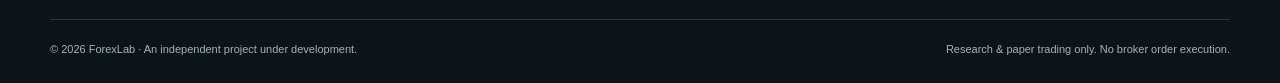
<file: privacy.html>
<!doctype html>
<html lang="en" dir="ltr">
<head>
<meta charset="utf-8"><meta name="viewport" content="width=device-width, initial-scale=1">
<meta http-equiv="Content-Security-Policy" content="default-src 'self'; script-src 'self'; style-src 'self'; img-src 'self'; connect-src 'self'; object-src 'none'; base-uri 'none'; form-action 'none'">
<meta name="referrer" content="strict-origin-when-cross-origin">
<title>ForexLab — Privacy Policy</title>
<meta name="description" content="How the ForexLab public static website handles language preferences, hosting requests and external links." data-en="How the ForexLab public static website handles language preferences, hosting requests and external links." data-ar="كيفية تعامل موقع ForexLab العام مع تفضيل اللغة وطلبات الاستضافة والروابط الخارجية.">
<meta property="og:title" content="ForexLab — Privacy Policy"><meta property="og:description" content="How the ForexLab public static website handles language preferences, hosting requests and external links."><meta property="og:type" content="website"><meta property="og:url" content="https://fahem-ai-maker.github.io/forexlab-website/privacy.html">
<meta name="theme-color" content="#0b141a"><link rel="canonical" href="https://fahem-ai-maker.github.io/forexlab-website/privacy.html">
<link rel="icon" href="assets/favicon.svg" type="image/svg+xml"><link rel="stylesheet" href="assets/styles.css"><script src="assets/site.js" defer></script>
</head>
<body data-title-en="ForexLab — Privacy Policy" data-title-ar="ForexLab — سياسة الخصوصية">
<a class="skip" href="#main"><span data-en="Skip to content" data-ar="انتقل إلى المحتوى" >Skip to content</span></a><header class="site-header"><div class="container header-inner"><a data-local class="brand" href="index.html" aria-label="ForexLab home" data-aria-en="ForexLab home" data-aria-ar="ForexLab"><img src="assets/favicon.svg" width="34" height="34" alt="">Forex<em>Lab</em></a><nav class="primary-nav" id="primary-navigation" aria-label="Primary navigation" data-aria-en="Primary navigation" data-aria-ar="التنقل الرئيسي"><a data-local href="index.html"><span data-en="Home" data-ar="الرئيسية" >Home</span></a><a data-local href="about.html"><span data-en="About" data-ar="عن المشروع" >About</span></a><a data-local href="features.html"><span data-en="Features" data-ar="المزايا" >Features</span></a><a data-local href="contact.html"><span data-en="Contact" data-ar="تواصل معنا" >Contact</span></a></nav><button type="button" class="language" data-language-toggle aria-label="Switch to Arabic" lang="ar">العربية</button><button type="button" class="menu-toggle" data-menu-toggle aria-controls="primary-navigation" aria-expanded="false" aria-label="Toggle navigation" data-aria-en="Toggle navigation" data-aria-ar="فتح قائمة التنقل">☰</button></div></header><main id="main" class="container"><section class="page-intro"><span data-en="In development" data-ar="قيد التطوير" class="badge">In development</span><h1 data-en="Privacy, without the guesswork." data-ar="خصوصية واضحة بلا تخمين." >Privacy, without the guesswork.</h1><p data-en="What this public website does—and does not—collect." data-ar="ما يجمعه هذا الموقع العام، وما لا يجمعه." class="lead">What this public website does—and does not—collect.</p></section><p data-en="Effective date: 27 October 2026" data-ar="تاريخ السريان: ٢٧ أكتوبر ٢٠٢٦" class="legal-date">Effective date: 27 October 2026</p><article class="legal"><h2 data-en="Scope" data-ar="النطاق" >Scope</h2><p data-en="This policy describes the static ForexLab public website. It does not describe private research records, broker services or a separately operated research application." data-ar="تصف هذه السياسة موقع ForexLab العام الثابت، ولا تصف سجلات البحث الخاصة أو خدمات الوسطاء أو تطبيق البحث المنفصل." >This policy describes the static ForexLab public website. It does not describe private research records, broker services or a separately operated research application.</p><h2 data-en="No account or financial-data collection" data-ar="لا جمع لبيانات الحسابات أو البيانات المالية" >No account or financial-data collection</h2><p data-en="This website has no registration, contact form, payment flow or broker login. It does not request passwords, tokens, account identifiers or trading records. No analytics or advertising scripts are included." data-ar="لا يوجد في هذا الموقع تسجيل أو نموذج تواصل أو دفع أو دخول لوسيط. ولا يطلب كلمات مرور أو رموز وصول أو معرفات حسابات أو سجلات تداول. لا يتضمن أدوات تحليل زيارات أو إعلانات." >This website has no registration, contact form, payment flow or broker login. It does not request passwords, tokens, account identifiers or trading records. No analytics or advertising scripts are included.</p><h2 data-en="Language preference" data-ar="تفضيل اللغة" >Language preference</h2><p data-en="If your browser allows it, choosing English or Arabic stores only that preference in localStorage under forexlab.website.language. It stays in your browser and is not sent to ForexLab. You can clear it through your browser’s site-data settings. Language switching also works without storage." data-ar="إذا سمح متصفحك، يُحفظ اختيار العربية أو الإنجليزية فقط في localStorage باسم forexlab.website.language. يبقى التفضيل في متصفحك ولا يُرسل إلى ForexLab. يمكنك حذفه من إعدادات بيانات المواقع، ويعمل تبديل اللغة دون تخزين أيضاً." >If your browser allows it, choosing English or Arabic stores only that preference in localStorage under forexlab.website.language. It stays in your browser and is not sent to ForexLab. You can clear it through your browser’s site-data settings. Language switching also works without storage.</p><h2 data-en="Hosting and technical requests" data-ar="الاستضافة والطلبات التقنية" >Hosting and technical requests</h2><p data-en="When published on GitHub Pages, the hosting provider may process technical request information, such as IP addresses and request logs, under its own privacy practices. This site cannot promise that hosting creates no logs. All site fonts and visual assets are local; no third-party market-data requests are made." data-ar="عند النشر على GitHub Pages، قد تعالج جهة الاستضافة معلومات الطلبات التقنية، مثل عناوين IP وسجلات الطلبات، وفق ممارساتها للخصوصية. لا يَعِد الموقع بعدم إنشاء سجلات استضافة. جميع الخطوط المرئية والأصول محلية، ولا تُرسل طلبات بيانات سوق إلى طرف ثالث." >When published on GitHub Pages, the hosting provider may process technical request information, such as IP addresses and request logs, under its own privacy practices. This site cannot promise that hosting creates no logs. All site fonts and visual assets are local; no third-party market-data requests are made.</p><h2 data-en="External contact links" data-ar="روابط التواصل الخارجية" >External contact links</h2><p data-en="Following the repository or issue-tracker link takes you to GitHub. Information you publish there is governed by that service’s policies and may be public. Do not include sensitive financial or account information." data-ar="ينقلك رابط المستودع أو التذاكر إلى GitHub. تخضع المعلومات التي تنشرها هناك لسياسات تلك الخدمة وقد تكون عامة. لا تُدرج معلومات مالية حساسة أو بيانات حسابات." >Following the repository or issue-tracker link takes you to GitHub. Information you publish there is governed by that service’s policies and may be public. Do not include sensitive financial or account information.</p><h2 data-en="Questions and changes" data-ar="الأسئلة والتغييرات" >Questions and changes</h2><p data-en="Use the Contact page for questions about this public website. We may update this policy as the website changes; the effective date will be shown on this page." data-ar="استخدم صفحة التواصل للأسئلة حول هذا الموقع العام. قد تُحدث السياسة مع تغير الموقع، وسيظهر تاريخ السريان على هذه الصفحة." >Use the Contact page for questions about this public website. We may update this policy as the website changes; the effective date will be shown on this page.</p><a data-local href="contact.html" class="inline-link"><span data-en="Contact the project" data-ar="تواصل مع المشروع" >Contact the project</span></a></article></main><footer class="site-footer"><div class="container"><div class="footer-top"><div><a data-local class="brand" href="index.html" aria-label="ForexLab home" data-aria-en="ForexLab home" data-aria-ar="ForexLab"><img src="assets/favicon.svg" width="34" height="34" alt="">Forex<em>Lab</em></a><p data-en="A clearer process for forex research. Built around evidence, uncertainty and paper-only experimentation." data-ar="منهج أوضح لأبحاث الفوركس، يقوم على الأدلة وفهم عدم اليقين والتجارب الورقية فقط." class="footer-summary">A clearer process for forex research. Built around evidence, uncertainty and paper-only experimentation.</p></div><nav class="footer-nav" aria-label="Footer navigation" data-aria-en="Footer navigation" data-aria-ar="روابط التذييل"><a data-local href="index.html" class=""><span data-en="Home" data-ar="الرئيسية" >Home</span></a><a data-local href="about.html" class=""><span data-en="About" data-ar="عن المشروع" >About</span></a><a data-local href="features.html" class=""><span data-en="Features" data-ar="المزايا" >Features</span></a><a data-local href="contact.html" class=""><span data-en="Contact" data-ar="تواصل معنا" >Contact</span></a><a data-local href="privacy.html" class=""><span data-en="Privacy Policy" data-ar="سياسة الخصوصية" >Privacy Policy</span></a><a data-local href="terms.html" class=""><span data-en="Terms" data-ar="الشروط" >Terms</span></a></nav></div><div class="footer-bottom"><span data-en="© 2026 ForexLab · An independent project under development." data-ar="© ٢٠٢٦ ForexLab · مشروع مستقل قيد التطوير." >© 2026 ForexLab · An independent project under development.</span><span data-en="Research &amp; paper trading only. No broker order execution." data-ar="أبحاث وتداول ورقي فقط. لا تنفيذ لأوامر الوسطاء." >Research &amp; paper trading only. No broker order execution.</span></div></div></footer>
<noscript><p>This website is available in English without JavaScript. Enable JavaScript to switch to Arabic. / فعّل JavaScript للتبديل إلى العربية.</p></noscript>
</body></html>
</file>
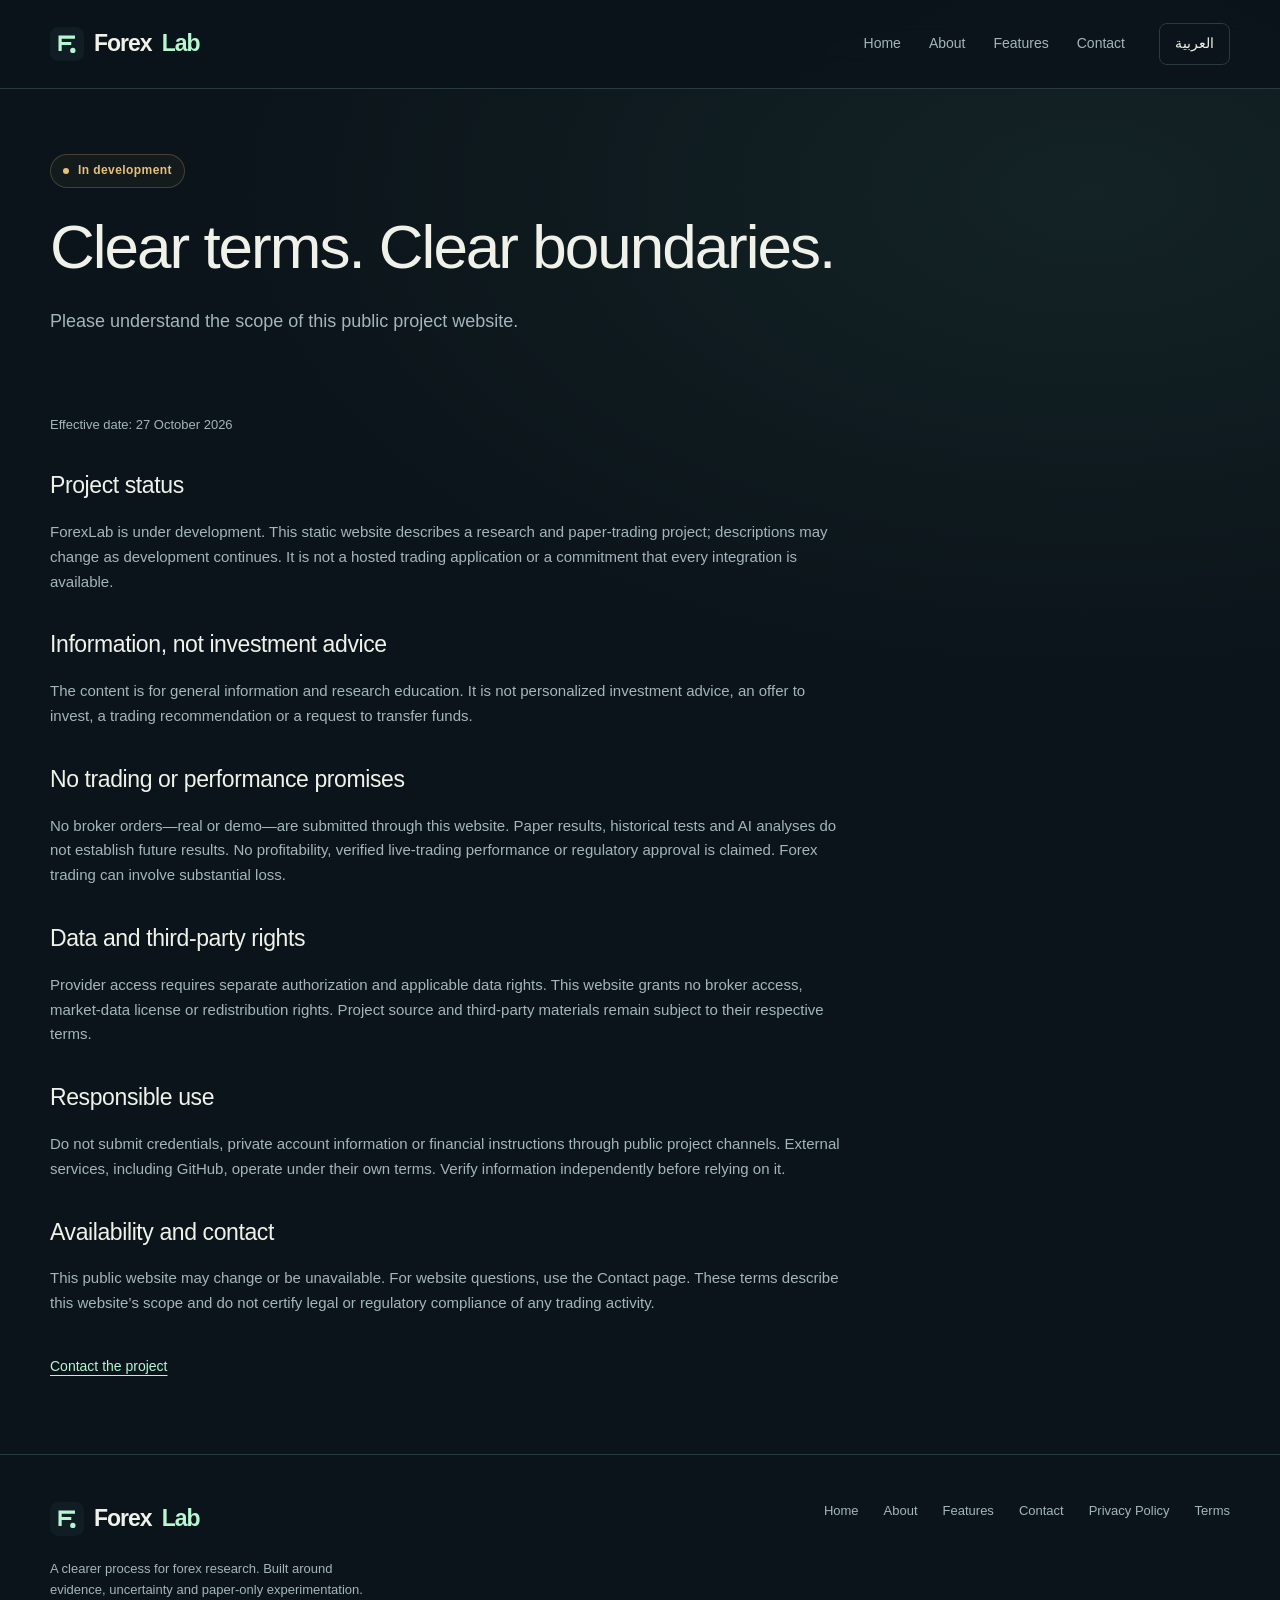
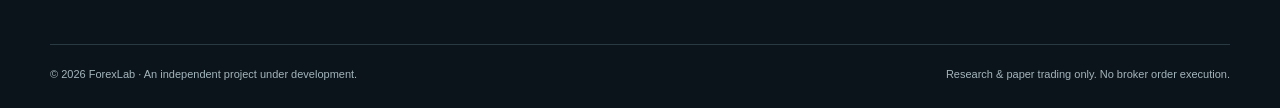
<file: terms.html>
<!doctype html>
<html lang="en" dir="ltr">
<head>
<meta charset="utf-8"><meta name="viewport" content="width=device-width, initial-scale=1">
<meta http-equiv="Content-Security-Policy" content="default-src 'self'; script-src 'self'; style-src 'self'; img-src 'self'; connect-src 'self'; object-src 'none'; base-uri 'none'; form-action 'none'">
<meta name="referrer" content="strict-origin-when-cross-origin">
<title>ForexLab — Terms</title>
<meta name="description" content="Terms for the ForexLab public project website. Research and paper trading only; no investment or performance claims." data-en="Terms for the ForexLab public project website. Research and paper trading only; no investment or performance claims." data-ar="شروط موقع مشروع ForexLab العام. أبحاث وتداول ورقي فقط دون ادعاءات استثمار أو أداء.">
<meta property="og:title" content="ForexLab — Terms"><meta property="og:description" content="Terms for the ForexLab public project website. Research and paper trading only; no investment or performance claims."><meta property="og:type" content="website"><meta property="og:url" content="https://fahem-ai-maker.github.io/forexlab-website/terms.html">
<meta name="theme-color" content="#0b141a"><link rel="canonical" href="https://fahem-ai-maker.github.io/forexlab-website/terms.html">
<link rel="icon" href="assets/favicon.svg" type="image/svg+xml"><link rel="stylesheet" href="assets/styles.css"><script src="assets/site.js" defer></script>
</head>
<body data-title-en="ForexLab — Terms" data-title-ar="ForexLab — الشروط">
<a class="skip" href="#main"><span data-en="Skip to content" data-ar="انتقل إلى المحتوى" >Skip to content</span></a><header class="site-header"><div class="container header-inner"><a data-local class="brand" href="index.html" aria-label="ForexLab home" data-aria-en="ForexLab home" data-aria-ar="ForexLab"><img src="assets/favicon.svg" width="34" height="34" alt="">Forex<em>Lab</em></a><nav class="primary-nav" id="primary-navigation" aria-label="Primary navigation" data-aria-en="Primary navigation" data-aria-ar="التنقل الرئيسي"><a data-local href="index.html"><span data-en="Home" data-ar="الرئيسية" >Home</span></a><a data-local href="about.html"><span data-en="About" data-ar="عن المشروع" >About</span></a><a data-local href="features.html"><span data-en="Features" data-ar="المزايا" >Features</span></a><a data-local href="contact.html"><span data-en="Contact" data-ar="تواصل معنا" >Contact</span></a></nav><button type="button" class="language" data-language-toggle aria-label="Switch to Arabic" lang="ar">العربية</button><button type="button" class="menu-toggle" data-menu-toggle aria-controls="primary-navigation" aria-expanded="false" aria-label="Toggle navigation" data-aria-en="Toggle navigation" data-aria-ar="فتح قائمة التنقل">☰</button></div></header><main id="main" class="container"><section class="page-intro"><span data-en="In development" data-ar="قيد التطوير" class="badge">In development</span><h1 data-en="Clear terms. Clear boundaries." data-ar="شروط واضحة وحدود واضحة." >Clear terms. Clear boundaries.</h1><p data-en="Please understand the scope of this public project website." data-ar="يرجى فهم نطاق هذا الموقع العام للمشروع." class="lead">Please understand the scope of this public project website.</p></section><p data-en="Effective date: 27 October 2026" data-ar="تاريخ السريان: ٢٧ أكتوبر ٢٠٢٦" class="legal-date">Effective date: 27 October 2026</p><article class="legal"><h2 data-en="Project status" data-ar="حالة المشروع" >Project status</h2><p data-en="ForexLab is under development. This static website describes a research and paper-trading project; descriptions may change as development continues. It is not a hosted trading application or a commitment that every integration is available." data-ar="ForexLab قيد التطوير. يصف هذا الموقع الثابت مشروعاً للبحث والتداول الورقي، وقد تتغير الأوصاف مع التطوير. ليس تطبيق تداول مستضافاً ولا تعهداً بإتاحة كل تكامل." >ForexLab is under development. This static website describes a research and paper-trading project; descriptions may change as development continues. It is not a hosted trading application or a commitment that every integration is available.</p><h2 data-en="Information, not investment advice" data-ar="معلومات، لا نصيحة استثمارية" >Information, not investment advice</h2><p data-en="The content is for general information and research education. It is not personalized investment advice, an offer to invest, a trading recommendation or a request to transfer funds." data-ar="المحتوى للمعلومات العامة والتثقيف البحثي. ليس نصيحة استثمارية مخصصة أو عرض استثمار أو توصية تداول أو طلب تحويل أموال." >The content is for general information and research education. It is not personalized investment advice, an offer to invest, a trading recommendation or a request to transfer funds.</p><h2 data-en="No trading or performance promises" data-ar="لا تداول ولا وعود بالأداء" >No trading or performance promises</h2><p data-en="No broker orders—real or demo—are submitted through this website. Paper results, historical tests and AI analyses do not establish future results. No profitability, verified live-trading performance or regulatory approval is claimed. Forex trading can involve substantial loss." data-ar="لا تُرسل عبر هذا الموقع أوامر وسيط، حقيقية أو تجريبية. النتائج الورقية والاختبارات التاريخية وتحليلات الذكاء الاصطناعي لا تثبت النتائج المستقبلية. لا ادعاء بالربحية أو أداء تداول حي موثق أو موافقة تنظيمية. قد ينطوي تداول الفوركس على خسائر كبيرة." >No broker orders—real or demo—are submitted through this website. Paper results, historical tests and AI analyses do not establish future results. No profitability, verified live-trading performance or regulatory approval is claimed. Forex trading can involve substantial loss.</p><h2 data-en="Data and third-party rights" data-ar="حقوق البيانات والأطراف الأخرى" >Data and third-party rights</h2><p data-en="Provider access requires separate authorization and applicable data rights. This website grants no broker access, market-data license or redistribution rights. Project source and third-party materials remain subject to their respective terms." data-ar="يتطلب الوصول للمزودين تفويضاً منفصلاً وحقوق بيانات مناسبة. لا يمنح هذا الموقع اتصالاً بوسيط أو ترخيص بيانات سوق أو حقوق إعادة توزيع. تخضع مصادر المشروع ومواد الأطراف الأخرى لشروطها." >Provider access requires separate authorization and applicable data rights. This website grants no broker access, market-data license or redistribution rights. Project source and third-party materials remain subject to their respective terms.</p><h2 data-en="Responsible use" data-ar="الاستخدام المسؤول" >Responsible use</h2><p data-en="Do not submit credentials, private account information or financial instructions through public project channels. External services, including GitHub, operate under their own terms. Verify information independently before relying on it." data-ar="لا تُرسل بيانات اعتماد أو معلومات حسابات خاصة أو تعليمات مالية عبر قنوات المشروع العامة. تعمل الخدمات الخارجية، ومنها GitHub، وفق شروطها. تحقق من المعلومات بصورة مستقلة قبل الاعتماد عليها." >Do not submit credentials, private account information or financial instructions through public project channels. External services, including GitHub, operate under their own terms. Verify information independently before relying on it.</p><h2 data-en="Availability and contact" data-ar="الإتاحة والتواصل" >Availability and contact</h2><p data-en="This public website may change or be unavailable. For website questions, use the Contact page. These terms describe this website’s scope and do not certify legal or regulatory compliance of any trading activity." data-ar="قد يتغير هذا الموقع العام أو يتعذر الوصول إليه. للأسئلة استخدم صفحة التواصل. تصف هذه الشروط نطاق الموقع، ولا تشهد بالامتثال القانوني أو التنظيمي لأي نشاط تداول." >This public website may change or be unavailable. For website questions, use the Contact page. These terms describe this website’s scope and do not certify legal or regulatory compliance of any trading activity.</p><a data-local href="contact.html" class="inline-link"><span data-en="Contact the project" data-ar="تواصل مع المشروع" >Contact the project</span></a></article></main><footer class="site-footer"><div class="container"><div class="footer-top"><div><a data-local class="brand" href="index.html" aria-label="ForexLab home" data-aria-en="ForexLab home" data-aria-ar="ForexLab"><img src="assets/favicon.svg" width="34" height="34" alt="">Forex<em>Lab</em></a><p data-en="A clearer process for forex research. Built around evidence, uncertainty and paper-only experimentation." data-ar="منهج أوضح لأبحاث الفوركس، يقوم على الأدلة وفهم عدم اليقين والتجارب الورقية فقط." class="footer-summary">A clearer process for forex research. Built around evidence, uncertainty and paper-only experimentation.</p></div><nav class="footer-nav" aria-label="Footer navigation" data-aria-en="Footer navigation" data-aria-ar="روابط التذييل"><a data-local href="index.html" class=""><span data-en="Home" data-ar="الرئيسية" >Home</span></a><a data-local href="about.html" class=""><span data-en="About" data-ar="عن المشروع" >About</span></a><a data-local href="features.html" class=""><span data-en="Features" data-ar="المزايا" >Features</span></a><a data-local href="contact.html" class=""><span data-en="Contact" data-ar="تواصل معنا" >Contact</span></a><a data-local href="privacy.html" class=""><span data-en="Privacy Policy" data-ar="سياسة الخصوصية" >Privacy Policy</span></a><a data-local href="terms.html" class=""><span data-en="Terms" data-ar="الشروط" >Terms</span></a></nav></div><div class="footer-bottom"><span data-en="© 2026 ForexLab · An independent project under development." data-ar="© ٢٠٢٦ ForexLab · مشروع مستقل قيد التطوير." >© 2026 ForexLab · An independent project under development.</span><span data-en="Research &amp; paper trading only. No broker order execution." data-ar="أبحاث وتداول ورقي فقط. لا تنفيذ لأوامر الوسطاء." >Research &amp; paper trading only. No broker order execution.</span></div></div></footer>
<noscript><p>This website is available in English without JavaScript. Enable JavaScript to switch to Arabic. / فعّل JavaScript للتبديل إلى العربية.</p></noscript>
</body></html>
</file>
<file: assets/styles.css>
@charset "UTF-8";
:root{color-scheme:dark;--bg:#0b141a;--panel:#111e26;--panel2:#172630;--line:#293a43;--ink:#f0f2e9;--muted:#a4b5bc;--mint:#b5f7d1;--amber:#e9bf7b;--radius:18px;--max:1180px}
*{box-sizing:border-box}html{scroll-behavior:smooth;scroll-padding-top:100px}body{margin:0;background:var(--bg);color:var(--ink);font-family:Inter,"Segoe UI",Tahoma,Arial,sans-serif;font-size:16px;line-height:1.65;-webkit-font-smoothing:antialiased}body:before{content:"";position:absolute;inset:0 0 auto;height:800px;z-index:-1;background:radial-gradient(ellipse at 85% 24%,#24413c55,transparent 55%)}a{color:inherit;text-decoration:none}a:hover{color:var(--mint)}button{font:inherit;cursor:pointer}a,button{touch-action:manipulation}button:focus-visible,a:focus-visible{outline:3px solid var(--mint);outline-offset:5px}::selection{background:var(--mint);color:var(--bg)}.container{width:min(var(--max),calc(100% - 80px));margin-inline:auto}.skip{position:absolute;top:-100px;inset-inline-start:15px;background:var(--mint);color:var(--bg);padding:10px;z-index:100}.skip:focus{top:10px}.site-header{border-bottom:1px solid var(--line);background:#0b141aee;position:sticky;top:0;z-index:20;backdrop-filter:blur(16px)}.header-inner{min-height:88px;display:flex;align-items:center;gap:34px}.brand{display:inline-flex;align-items:center;gap:10px;font-size:23px;font-weight:700;letter-spacing:-1px;white-space:nowrap;direction:ltr}.brand img{width:34px;height:34px}.brand em{font-style:normal;color:var(--mint)}.primary-nav{display:flex;align-items:center;gap:28px;margin-inline-start:auto}.primary-nav a{font-size:14px;color:var(--muted);padding:30px 0;position:relative}.primary-nav a[aria-current=page]{color:var(--ink)}.primary-nav a[aria-current=page]:after{content:"";position:absolute;inset-inline:0;bottom:18px;height:2px;background:var(--mint)}.language{background:transparent;color:var(--ink);border:1px solid var(--line);border-radius:8px;padding:8px 15px;min-height:42px;font-size:14px;white-space:nowrap}.menu-toggle{display:none;background:var(--panel);border:1px solid var(--line);border-radius:8px;color:var(--ink);width:44px;height:44px;font-size:21px}.badge{display:inline-flex;align-items:center;gap:9px;color:var(--amber);border:1px solid #e9bf7b3b;background:#e9bf7b0a;border-radius:99px;padding:6px 12px;font-size:12px;font-weight:600;letter-spacing:.035em}.badge:before{content:"";width:6px;height:6px;border-radius:50%;background:var(--amber)}.eyebrow{color:var(--mint);font-size:12px;font-weight:600;letter-spacing:.17em;text-transform:uppercase;margin:0 0 16px}.hero{display:grid;grid-template-columns:1.05fr 1fr;gap:65px;align-items:center;padding:83px 0 74px}.hero h1{font-size:clamp(44px,5.5vw,74px);font-weight:500;line-height:1.04;letter-spacing:-3.6px;margin:28px 0 25px}.accent{color:var(--mint)}.lead{font-size:18px;color:var(--muted);max-width:550px;line-height:1.8}.hero-actions{display:flex;flex-wrap:wrap;gap:12px;margin:30px 0 22px}.button{display:inline-flex;justify-content:center;align-items:center;gap:18px;border:1px solid var(--mint);border-radius:9px;background:var(--mint);color:#102019;padding:12px 21px;font-size:14px;font-weight:650;min-height:48px}.button:hover{background:#d3ffe4;color:#102019}.button.secondary{border-color:var(--line);background:transparent;color:var(--ink)}.button.secondary:hover{border-color:var(--mint)}.small-note{font-size:12px;color:var(--muted);margin:0}.arrow{font-size:19px}[dir=rtl] .arrow{transform:scaleX(-1)}.terminal{background:linear-gradient(135deg,#182a31,#101b23);border:1px solid #3a5058;border-radius:20px;box-shadow:0 30px 75px #0004;overflow:hidden;transform:rotate(-1deg)}.terminal-top{display:flex;align-items:center;justify-content:space-between;gap:8px;padding:17px 20px;border-bottom:1px solid var(--line);font-size:11px;color:var(--muted);letter-spacing:.07em}.terminal-top strong{color:var(--ink);font-weight:500}.dots{display:flex;gap:4px;direction:ltr}.dots i{width:5px;height:5px;background:#59717a;border-radius:50%}.terminal-body{padding:22px}.chart-title{display:flex;justify-content:space-between;align-items:center;font-size:12px}.chart-title strong{font-size:19px;letter-spacing:.03em}.illustration-tag{font-size:10px;color:var(--amber);border:1px solid #e9bf7b44;border-radius:4px;padding:3px 7px}.chart{width:100%;height:auto;display:block;margin-top:20px;direction:ltr}.chart-label{font-size:10px;fill:#8198a0}.terminal-subtitle{font-size:11px;color:var(--muted);margin:6px 0 18px}.terminal-checks{display:grid;grid-template-columns:1fr 1fr;gap:10px}.terminal-checks div{padding:12px;border:1px solid var(--line);border-radius:9px;background:#0b141a55;font-size:11px;color:var(--muted)}.terminal-checks strong{display:block;color:var(--mint);font-size:12px;margin-top:3px;font-weight:500}.principles{display:flex;justify-content:space-between;gap:18px;padding:21px 0;border-block:1px solid var(--line);font-size:12px;color:var(--muted)}.principles span{display:flex;align-items:center;gap:9px}.principles span:before{content:"+";color:var(--mint);font-size:18px}.section{padding:87px 0}.section-head{display:flex;justify-content:space-between;align-items:end;gap:40px;margin-bottom:33px}.section-head h2,.statement h2{font-size:clamp(30px,4vw,45px);font-weight:500;line-height:1.15;letter-spacing:-1.6px;margin:0}.section-head p{max-width:380px;color:var(--muted);margin:0;font-size:14px}.steps{display:grid;grid-template-columns:repeat(3,1fr);gap:24px}.step{padding:25px 28px 29px;border-inline-start:1px solid var(--line);background:linear-gradient(115deg,#16272a66,transparent)}.number{color:var(--mint);font-size:12px;letter-spacing:.1em}.step h3{font-size:19px;font-weight:500;margin:24px 0 10px}.step p{font-size:14px;color:var(--muted);margin:0}.feature-grid{display:grid;grid-template-columns:1.2fr 1fr;gap:20px}.feature-card{background:var(--panel);border:1px solid var(--line);border-radius:var(--radius);padding:32px;min-width:0}.feature-card.featured{grid-row:span 2;display:flex;flex-direction:column;justify-content:space-between;background:linear-gradient(145deg,#1b3336,#111e26)}.feature-card h3{font-size:24px;font-weight:500;line-height:1.25;letter-spacing:-.5px;margin:14px 0}.feature-card p{font-size:14px;color:var(--muted);margin:0;max-width:460px}.glyph{color:var(--mint);font-size:25px;line-height:1}.feature-art{display:flex;gap:12px;align-items:end;height:120px;direction:ltr;padding-top:30px}.feature-art span{background:linear-gradient(#b5f7d155,#b5f7d10b);border-top:2px solid var(--mint);width:18%;border-radius:3px 3px 0 0}.inline-link{display:inline-flex;gap:20px;align-items:center;font-size:14px;color:var(--mint);margin-top:24px}.statement{border:1px solid #49645a;border-radius:var(--radius);padding:44px;display:flex;justify-content:space-between;gap:35px;align-items:center;background:linear-gradient(100deg,#1c342b66,#132329)}.statement p{max-width:480px;color:var(--muted);font-size:14px;margin:16px 0 0}.site-footer{border-top:1px solid var(--line);padding:45px 0 25px}.footer-top{display:flex;justify-content:space-between;gap:40px}.footer-summary{font-size:13px;color:var(--muted);max-width:340px}.footer-nav{display:flex;flex-wrap:wrap;gap:12px 25px;align-content:start;max-width:420px;font-size:13px;color:var(--muted)}.footer-bottom{display:flex;justify-content:space-between;gap:25px;border-top:1px solid var(--line);padding-top:20px;margin-top:30px;font-size:11px;color:var(--muted)}.page-intro{padding:65px 0 45px;max-width:900px}.page-intro h1{font-size:clamp(39px,5vw,62px);font-weight:500;line-height:1.12;letter-spacing:-2px;margin:24px 0}.page-intro p{max-width:690px}.about-grid{display:grid;grid-template-columns:1fr 1fr;gap:50px;padding-bottom:70px}.about-grid h2{font-size:30px;font-weight:500;line-height:1.3}.about-grid p{color:var(--muted)}.inset{border:1px solid var(--line);background:var(--panel);padding:33px;border-radius:var(--radius)}.clean-list{padding-inline-start:20px;color:var(--muted)}.clean-list li{margin:14px 0}.all-features{display:grid;grid-template-columns:repeat(3,1fr);gap:20px;padding-bottom:65px}.all-features .feature-card h2{font-size:20px;font-weight:500;line-height:1.3}.contact-grid{display:grid;grid-template-columns:1.1fr 1fr;gap:25px;padding-bottom:80px}.contact-grid h2{font-size:24px;font-weight:500}.contact-grid p{color:var(--muted);font-size:15px}.legal{max-width:800px;padding-bottom:75px}.legal h2{font-size:23px;font-weight:500;letter-spacing:-.4px;margin:32px 0 10px}.legal p,.legal li{color:var(--muted);font-size:15px}.legal a{text-decoration:underline;text-underline-offset:4px;color:var(--mint)}.legal-date{font-size:13px;color:var(--muted)}noscript p{padding:15px;background:var(--panel);text-align:center}.external-note{font-size:12px!important}.divider{border:0;border-top:1px solid var(--line);margin:0}.two-column-note{display:grid;grid-template-columns:1fr 1fr;gap:30px;margin-top:35px}.two-column-note p{font-size:14px;color:var(--muted)}[dir=rtl] body{font-family:Tahoma,"Segoe UI",Arial,sans-serif}[dir=rtl] h1,[dir=rtl] h2,[dir=rtl] h3,[dir=rtl] .eyebrow{letter-spacing:0}[dir=rtl] .hero h1{line-height:1.32;font-size:clamp(39px,4.6vw,64px)}[dir=rtl] .hero{gap:45px}[dir=rtl] .terminal{transform:rotate(1deg)}
.terminal{margin:0}.section-tight{padding-top:0}.feature-art span:nth-child(1){height:45%}.feature-art span:nth-child(2){height:75%}.feature-art span:nth-child(3){height:57%}.feature-art span:nth-child(4){height:90%}.feature-art span:nth-child(5){height:65%}
@media(min-width:1600px){.hero{padding-top:105px;padding-bottom:95px}}
@media(max-width:1050px){.hero{gap:32px}.hero h1{font-size:57px}.primary-nav{gap:20px}.header-inner{gap:20px}.container{width:calc(100% - 48px)}.terminal-body{padding:18px}.principles{flex-wrap:wrap}.all-features{grid-template-columns:repeat(2,1fr)}}
@media(max-width:760px){.container{width:calc(100% - 36px)}.header-inner{min-height:73px;gap:12px}.brand{font-size:21px}.brand img{width:31px;height:31px}.language{margin-inline-start:auto;font-size:13px;padding:7px 10px}.menu-toggle{display:block}.primary-nav{display:none;position:absolute;inset:73px 0 auto;background:var(--bg);border-bottom:1px solid var(--line);padding:10px 20px;margin:0}.primary-nav.is-open{display:flex;flex-direction:column;align-items:stretch;gap:0}.primary-nav a{padding:12px}.primary-nav a[aria-current=page]:after{bottom:6px;inset-inline:12px auto;width:25px}.hero{grid-template-columns:1fr;gap:40px;padding:44px 0 42px}.hero h1{font-size:55px;letter-spacing:-2.8px;margin-top:24px}.hero .lead{font-size:16px}.terminal{transform:none;max-width:550px;width:100%;margin-inline:auto}[dir=rtl] .terminal{transform:none}.terminal-body{padding:20px}.hero-actions{margin-top:24px}.principles{display:grid;grid-template-columns:1fr 1fr;font-size:11px;gap:13px;padding:20px 0}.section{padding:55px 0}.section-head{display:block;margin-bottom:25px}.section-head h2{font-size:34px}.section-head p{margin-top:18px}.steps{grid-template-columns:1fr;gap:14px}.step h3{margin-top:12px}.feature-grid{grid-template-columns:1fr}.feature-card{padding:27px}.feature-card.featured{grid-row:auto}.feature-art{height:105px}.statement{padding:28px;display:block}.statement h2{font-size:32px}.statement .button{margin-top:25px}.footer-top,.footer-bottom{flex-direction:column;gap:18px}.footer-nav{gap:13px 22px}.page-intro{padding-top:43px;padding-bottom:25px}.page-intro h1{font-size:42px;letter-spacing:-1.8px}.about-grid,.contact-grid,.two-column-note{grid-template-columns:1fr;gap:22px}.about-grid{padding-bottom:45px}.all-features{grid-template-columns:1fr;padding-bottom:45px}.inset{padding:26px}.legal h2{font-size:22px}.contact-grid{padding-bottom:45px}[dir=rtl] .hero{gap:32px}[dir=rtl] .hero h1{font-size:43px}}
@media(prefers-reduced-motion:reduce){html{scroll-behavior:auto}*,*:before,*:after{animation:none!important;transition:none!important}}
</file>
